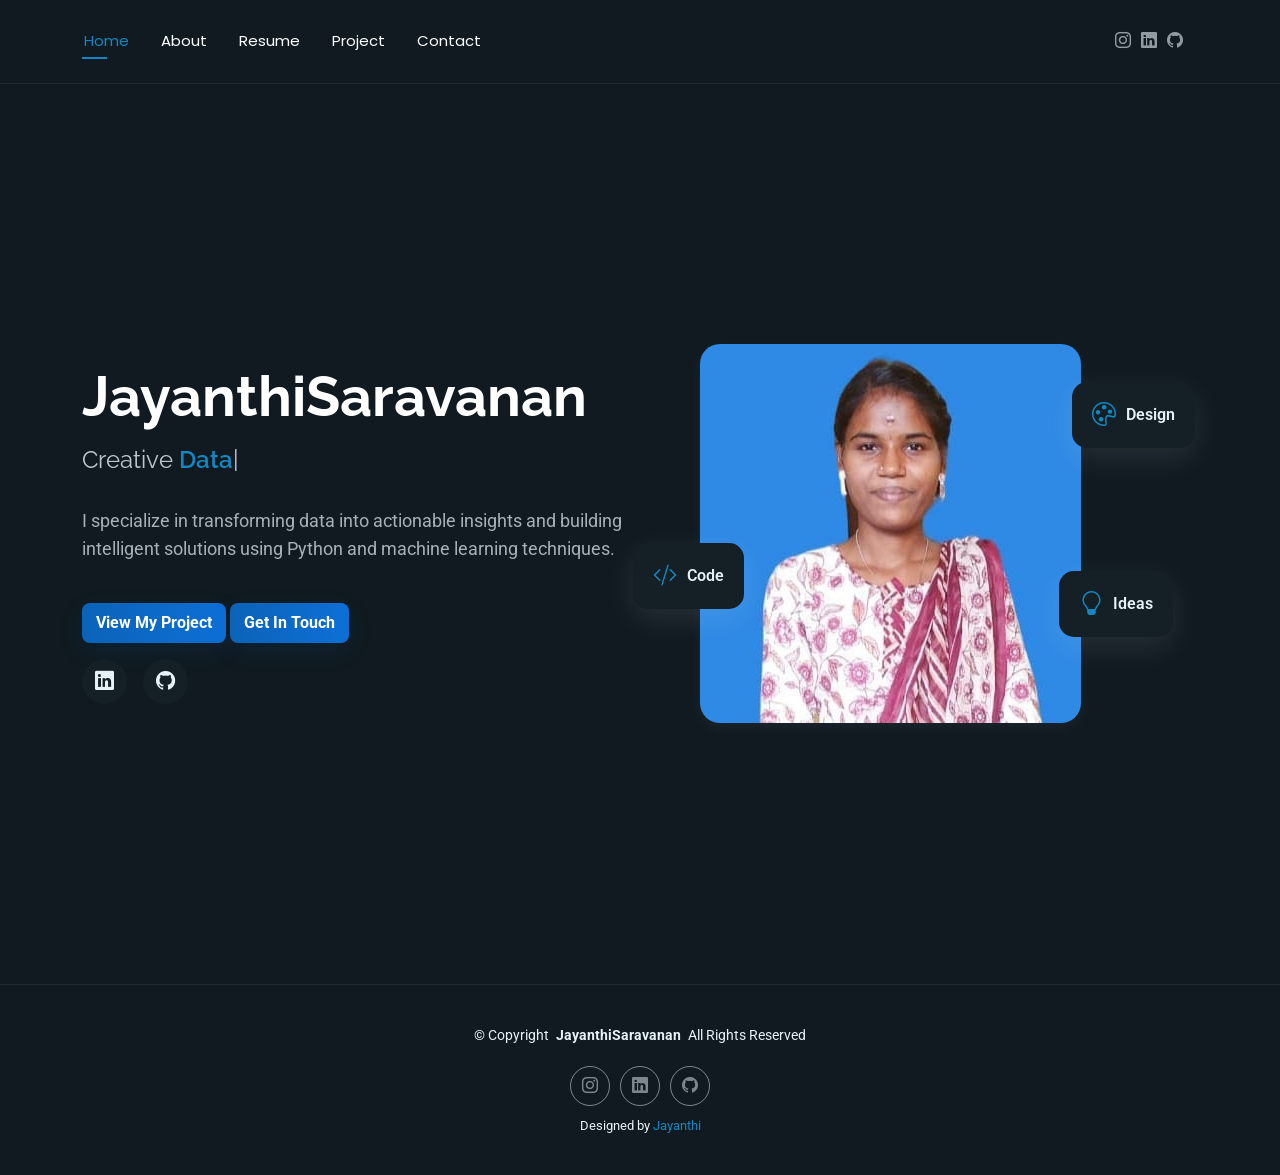
<file: index.html>
<!DOCTYPE html>
<html lang="en" data-theme="dark">

<head>
  <meta charset="utf-8">
  <meta content="width=device-width, initial-scale=1.0" name="viewport">
  <title>Jayanthi</title>
  <meta name="description" content="">
  <meta name="keywords" content="">

  <!-- Favicons -->
  <link href="assets/img/favicon.jpeg" rel="icon">
  <link href="assets/img/favicon.jpeg" rel="favicon-icon">

  <!-- Fonts -->
  <link href="https://fonts.googleapis.com" rel="preconnect">
  <link href="https://fonts.gstatic.com" rel="preconnect" crossorigin>
  <link href="https://fonts.googleapis.com/css2?family=Roboto:ital,wght@0,100;0,300;0,400;0,500;0,700;0,900;1,100;1,300;1,400;1,500;1,700;1,900&family=Poppins:ital,wght@0,100;0,200;0,300;0,400;0,500;0,600;0,700;0,800;0,900;1,100;1,200;1,300;1,400;1,500;1,600;1,700;1,800;1,900&family=Raleway:ital,wght@0,100;0,200;0,300;0,400;0,500;0,600;0,700;0,800;0,900;1,100;1,200;1,300;1,400;1,500;1,600;1,700;1,800;1,900&display=swap" rel="stylesheet">

  <!-- Vendor CSS Files -->
  <link href="assets/vendor/bootstrap/css/bootstrap.min.css" rel="stylesheet">
  <link href="assets/vendor/bootstrap-icons/bootstrap-icons.css" rel="stylesheet">
  <link href="assets/vendor/aos/aos.css" rel="stylesheet">
  <link href="assets/vendor/swiper/swiper-bundle.min.css" rel="stylesheet">
  <link href="assets/vendor/glightbox/css/glightbox.min.css" rel="stylesheet">

  <!-- Main CSS File -->
  <link href="assets/css/main.css" rel="stylesheet">
</head>
<body class="index-page">

  <header id="header" class="header d-flex align-items-center light-background sticky-top">
    <div class="container position-relative d-flex align-items-center justify-content-between">

      <!-- <a href="index.html" class="logo d-flex align-items-center me-auto me-xl-0">
      <img src="assets/img/logo.webp" alt="">
      <h1 class="sitename">FolioOne</h1> 
    </a> -->

      <nav id="navmenu" class="navmenu">
        <ul>
          <li><a href="index.html" class="active">Home</a></li>
          <li><a href="about.html">About</a></li>
          <li><a href="resume.html">Resume</a></li>
          <li><a href="portfolio.html">Project</a></li>
          <li><a href="contact.html">Contact</a></li>
        </ul>
        <i class="mobile-nav-toggle d-xl-none bi bi-list"></i>
      </nav>

      <div class="header-social-links">
        <a href="https://www.instagram.com/one_life_for_one_08?igsh=MThyejNpYzE5ZGdhOA==" class="instagram"><i class="bi bi-instagram"></i></a>
        <a href="https://www.linkedin.com/in/jayanthi-s123/" class="linkedin"><i class="bi bi-linkedin"></i></a>
        <a href="https://github.com/Jayanthi202"><i class="bi bi-github"></i></a>
      </div>

    </div>
  </header>

  <main class="main">

    <!-- Hero Section -->
    <section id="hero" class="hero section">
  <div class="container">
    <div class="row align-items-center">

      <!-- LEFT: CONTENT -->
      <div class="col-lg-6">
        <div class="hero-content">
          <h1>JayanthiSaravanan</h1>

          <h2>
            Creative
            <span class="typed"
              data-typed-items="Data Scientist, Python Developer, AI Enthusiast, ML Researcher">
            </span>
          </h2>

          <p>
            I specialize in transforming data into actionable insights and building
            intelligent solutions using Python and machine learning techniques.
          </p>

          <a href="portfolio.html" class="btn btn-primary">View My Project</a>
          <a href="contact.html" class="btn btn-primary">Get In Touch</a>

          <div class="social-links mt-3"> 
		   <a href="https://www.linkedin.com/in/jayanthi-s123/" class="linkedin"><i class="bi bi-linkedin"></i></a>
           <a href="https://github.com/Jayanthi202"><i class="bi bi-github"></i></a>
          </div>
        </div>
      </div>

      <!-- RIGHT: IMAGE -->
      <div class="col-lg-6 order-1 order-lg-2">
            <div class="hero-image" data-aos="zoom-in" data-aos-delay="300">
              <div class="image-wrapper">
                <img src="assets/img/profile/profile-img.jpeg" alt="Jayanthi " class="img-fluid">
                <div class="floating-elements">
                  <div class="floating-card design" data-aos="fade-left" data-aos-delay="700">
                    <i class="bi bi-palette"></i>
                    <span>Design</span>
                  </div>
                  <div class="floating-card code" data-aos="fade-right" data-aos-delay="800">
                    <i class="bi bi-code-slash"></i>
                    <span>Code</span>
                  </div>
                  <div class="floating-card creativity" data-aos="fade-up" data-aos-delay="900">
                    <i class="bi bi-lightbulb"></i>
                    <span>Ideas</span>
                  </div>
                </div>
              </div>
            </div>
          </div>
        </div>

      </div>
    </section><!-- /Hero Section -->

  </main>

  <footer id="footer" class="footer">

    <div class="container">
      <div class="copyright text-center ">
        <p>© <span>Copyright</span> <strong class="px-1 sitename">JayanthiSaravanan</strong> <span>All Rights Reserved<br></span></p>
      </div>
      <div class="social-links d-flex justify-content-center">
        <a href="https://www.instagram.com/one_life_for_one_08?igsh=MThyejNpYzE5ZGdhOA==" class="instagram"><i class="bi bi-instagram"></i></a>
        <a href="https://www.linkedin.com/in/jayanthi-s123/" class="linkedin"><i class="bi bi-linkedin"></i></a>
        <a href="https://github.com/Jayanthi202"><i class="bi bi-github"></i></a>
      </div>
      <div class="credits">
        Designed by <a href="https://bootstrapmade.com/">Jayanthi</a>
      </div>
    </div>

  </footer>

  <!-- Scroll Top -->
  <a href="#" id="scroll-top" class="scroll-top d-flex align-items-center justify-content-center"><i class="bi bi-arrow-up-short"></i></a>

  <!-- Preloader -->
  <div id="preloader"></div>

  <!-- Vendor JS Files -->
  <script src="assets/vendor/bootstrap/js/bootstrap.bundle.min.js"></script>
  <script src="assets/vendor/php-email-form/validate.js"></script>
  <script src="assets/vendor/aos/aos.js"></script>
  <script src="assets/vendor/typed.js/typed.umd.js"></script>
  <script src="assets/vendor/waypoints/noframework.waypoints.js"></script>
  <script src="assets/vendor/purecounter/purecounter_vanilla.js"></script>
  <script src="assets/vendor/swiper/swiper-bundle.min.js"></script>
  <script src="assets/vendor/imagesloaded/imagesloaded.pkgd.min.js"></script>
  <script src="assets/vendor/isotope-layout/isotope.pkgd.min.js"></script>
  <script src="assets/vendor/glightbox/js/glightbox.min.js"></script>

  <!-- Main JS File -->
  <script src="assets/js/main.js"></script>

</body>

</html>
</file>
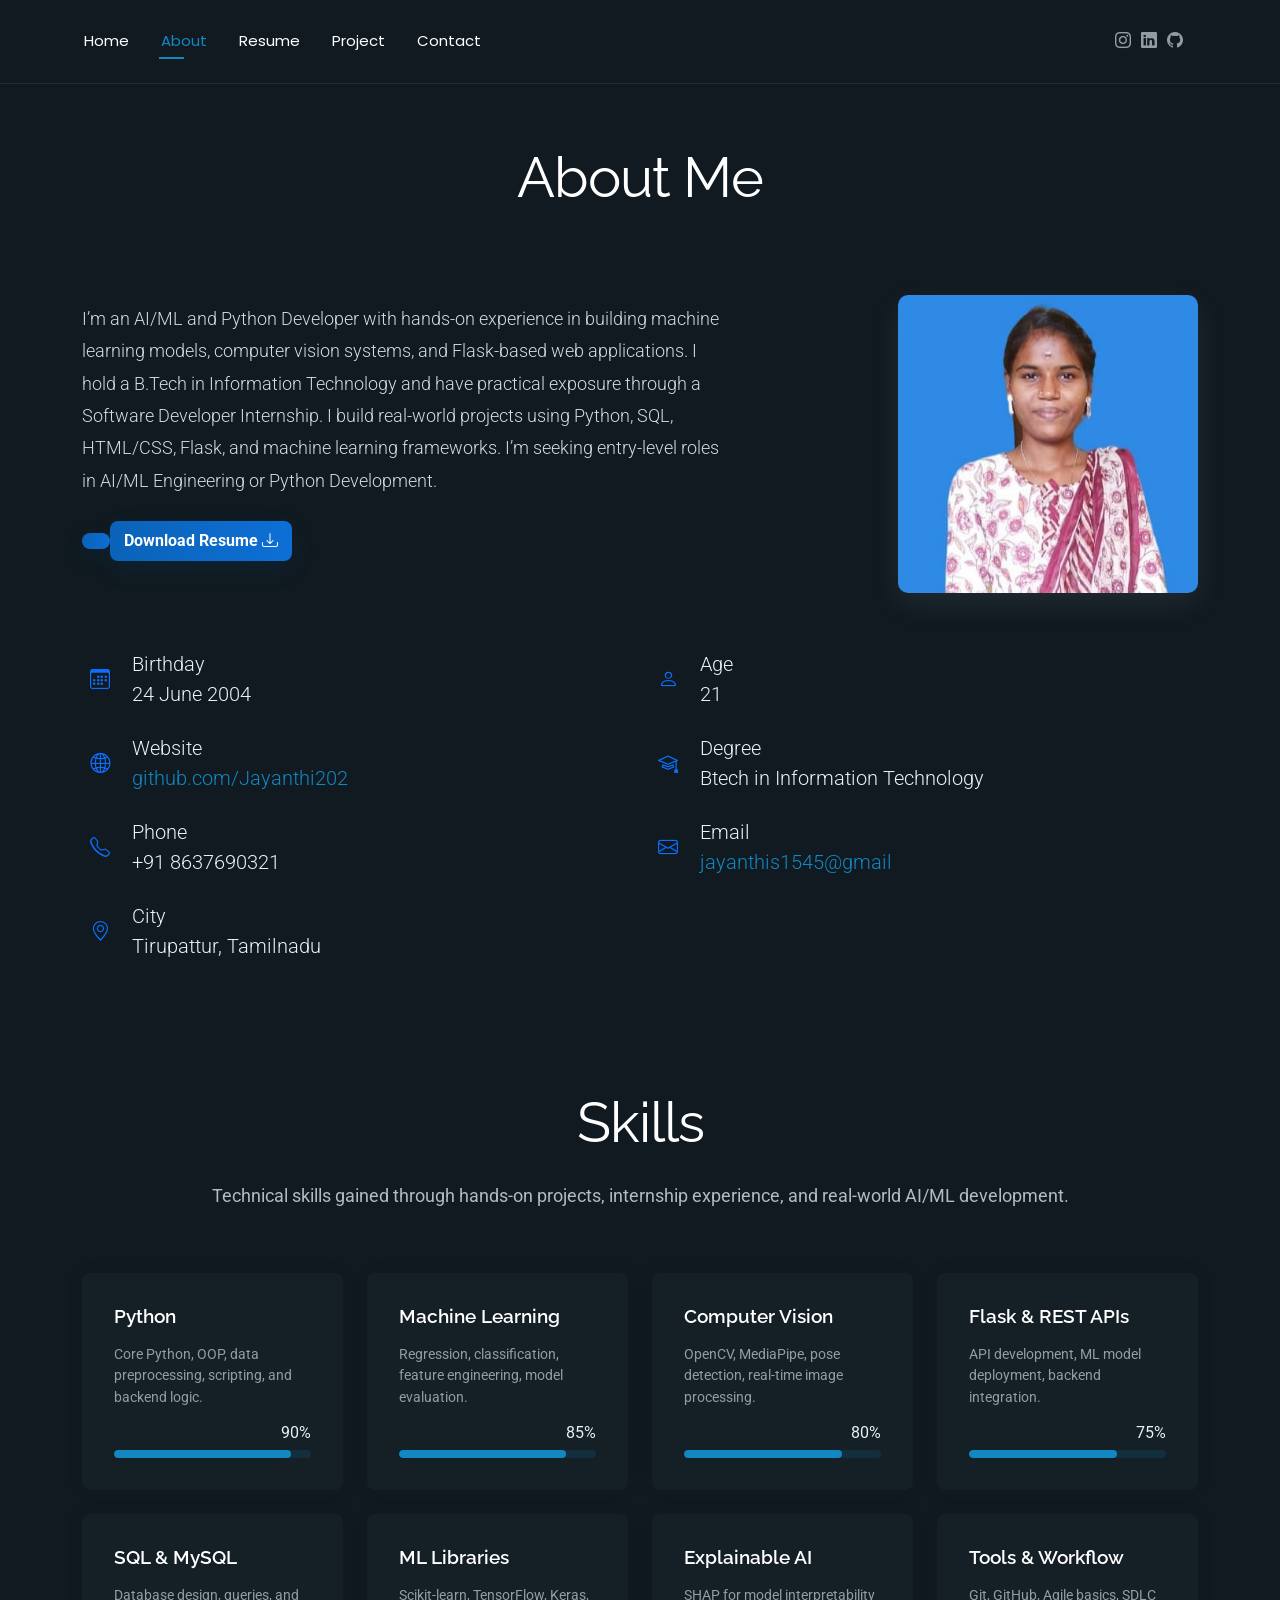
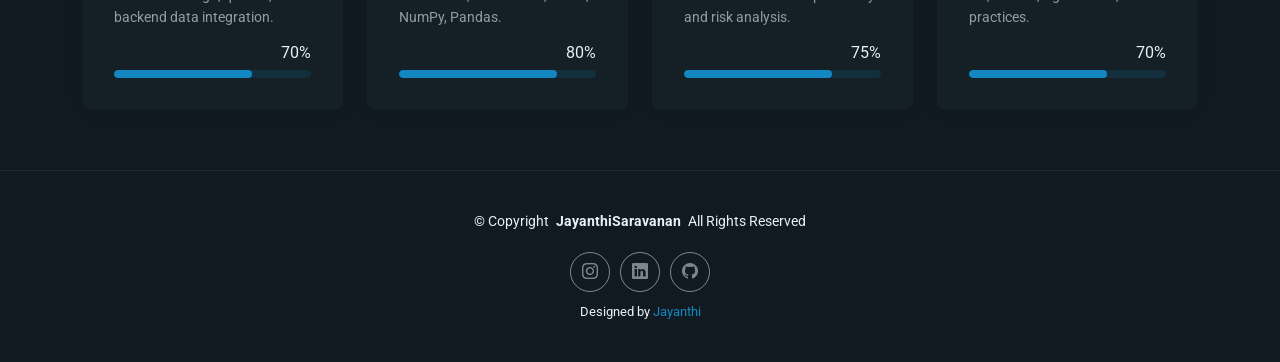
<file: about.html>
<!DOCTYPE html>
<html lang="en">

<head>
  <meta charset="utf-8">
  <meta content="width=device-width, initial-scale=1.0" name="viewport">
  <title>About</title>
  <meta name="description" content="">
  <meta name="keywords" content="">

  <!-- Favicons -->
  <link href="assets/img/favicon.jpeg" rel="icon">
  <link href="assets/img/favicon.jpeg" rel="apple-touch-icon">

  <!-- Fonts -->
  <link href="https://fonts.googleapis.com" rel="preconnect">
  <link href="https://fonts.gstatic.com" rel="preconnect" crossorigin>
  <link href="https://fonts.googleapis.com/css2?family=Roboto:ital,wght@0,100;0,300;0,400;0,500;0,700;0,900;1,100;1,300;1,400;1,500;1,700;1,900&family=Poppins:ital,wght@0,100;0,200;0,300;0,400;0,500;0,600;0,700;0,800;0,900;1,100;1,200;1,300;1,400;1,500;1,600;1,700;1,800;1,900&family=Raleway:ital,wght@0,100;0,200;0,300;0,400;0,500;0,600;0,700;0,800;0,900;1,100;1,200;1,300;1,400;1,500;1,600;1,700;1,800;1,900&display=swap" rel="stylesheet">

  <!-- Vendor CSS Files -->
  <link href="assets/vendor/bootstrap/css/bootstrap.min.css" rel="stylesheet">
  <link href="assets/vendor/bootstrap-icons/bootstrap-icons.css" rel="stylesheet">
  <link href="assets/vendor/aos/aos.css" rel="stylesheet">
  <link href="assets/vendor/swiper/swiper-bundle.min.css" rel="stylesheet">
  <link href="assets/vendor/glightbox/css/glightbox.min.css" rel="stylesheet">

  <!-- Main CSS File -->
  <link href="assets/css/main.css" rel="stylesheet">

</head>

<body class="about-page">

  <header id="header" class="header d-flex align-items-center light-background sticky-top">
    <div class="container position-relative d-flex align-items-center justify-content-between">

      <nav id="navmenu" class="navmenu">
        <ul>
          <li><a href="index.html">Home</a></li>
          <li><a href="about.html" class="active">About</a></li>
          <li><a href="resume.html">Resume</a></li>
          <li><a href="portfolio.html">Project</a></li>

          <li><a href="contact.html">Contact</a></li>
        </ul>
        <i class="mobile-nav-toggle d-xl-none bi bi-list"></i>
      </nav>

      <div class="header-social-links">
        <a href="https://www.instagram.com/one_life_for_one_08?igsh=MThyejNpYzE5ZGdhOA==" class="instagram"><i class="bi bi-instagram"></i></a>
        <a href="https://www.linkedin.com/in/jayanthi-s123/" class="linkedin"><i class="bi bi-linkedin"></i></a>
        <a href="https://github.com/Jayanthi202"><i class="bi bi-github"></i></a>
      </div>
    </div>
  </header>

  <main class="main">
<section id="about" class="about section">

      <!-- Section Title -->
      <div class="container section-title" data-aos="fade-up">
       <h2>About Me</h2>
      </div><!-- End Section Title -->

      <div class="container" data-aos="fade-up" data-aos-delay="100">

        <!-- Intro + Photo -->
        <div class="row align-items-center justify-content-between gy-5 mb-5">
          <div class="col-lg-7" data-aos="fade-right" data-aos-delay="150">
            <div class="intro-content">
             <p class="lead">I’m an AI/ML and Python Developer with hands-on experience in building machine learning models, computer vision systems, and Flask-based web applications. I hold a B.Tech in Information Technology and have practical exposure through a Software Developer Internship. I build real-world projects using Python, SQL, HTML/CSS, Flask, and machine learning frameworks. I’m seeking entry-level roles in AI/ML Engineering or Python Development.
           </p>
              <div class="lead">
                <a href="assets/JAYANTHI-AI-2025.pdf" class="btn btn-primary">
                <a href="assets/JAYANTHI-S-WEB.pdf" class="btn btn-primary">
                  Download Resume <i class="bi bi-download"></i>
                </a>
              </div>
            </div>
          </div>

          <div class="col-lg-5" data-aos="zoom-in" data-aos-delay="250">
            <figure class="profile-figure text-center text-lg-end">
              <img src="assets/img/profile/profile-img.jpeg" alt="Portrait of Alex" class="img-fluid profile-photo">
            </figure>
          </div>
        </div>

        <div class="info-grid">

          <div class="info-col">
            <div class="info-item">
              <span class="info-icon"><i class="bi bi-calendar3"></i></span>
              <div class="info-text">
                <div class="lead">Birthday</div>
                <div class="lead">24 June 2004</div>
              </div>
            </div>

            <div class="info-item">
              <span class="info-icon"><i class="bi bi-globe2"></i></span>
              <div class="info-text">
                <div class="lead">Website</div>
                <div class="lead"><a href="https://github.com/Jayanthi202" target="_blank" rel="noopener">github.com/Jayanthi202</a></div>
              </div>
            </div>

            <div class="info-item">
              <span class="info-icon"><i class="bi bi-telephone"></i></span>
              <div class="info-text">
                <div class="lead">Phone</div>
                <div class="lead">+91 8637690321</div>
              </div>
            </div>

            <div class="info-item">
              <span class="info-icon"><i class="bi bi-geo-alt"></i></span>
              <div class="info-text">
                <div class="lead">City</div>
                <div class="lead">Tirupattur, Tamilnadu</div>
              </div>
            </div>
          </div>

          <div class="info-col">
            <div class="info-item">
              <span class="info-icon"><i class="bi bi-person"></i></span>
              <div class="info-text">
                <div class="lead">Age</div>
                <div class="lead">21</div>
              </div>
            </div>

            <div class="info-item">
              <span class="info-icon"><i class="bi bi-mortarboard"></i></span>
              <div class="info-text">
                <div class="lead">Degree</div>
                <div class="lead">Btech in Information Technology</div>
              </div>
            </div>

            <div class="info-item">
              <span class="info-icon"><i class="bi bi-envelope"></i></span>
              <div class="info-text">
                <div class="lead">Email</div>
                <div class="lead"><a href="mailto:jayanthis1545@gmail.com">jayanthis1545@gmail</a></div>
              </div>
            </div>
</section><!-- /About Section -->

  <!-- Skills Section -->
<section id="skills" class="skills section">

  <!-- Section Title -->
  <div class="container section-title" data-aos="fade-up">
    <h2>Skills</h2>
    <p>
      Technical skills gained through hands-on projects, internship experience,
      and real-world AI/ML development.
    </p>
  </div>
  <!-- End Section Title -->

  <div class="container" data-aos="fade-up" data-aos-delay="100">
    <div class="row g-4 skills-animation">

      <!-- Python -->
      <div class="col-md-6 col-lg-3" data-aos="fade-up" data-aos-delay="100">
        <div class="skill-box">
          <h3>Python</h3>
          <p>Core Python, OOP, data preprocessing, scripting, and backend logic.</p>
          <span class="text-end d-block">90%</span>
          <div class="progress">
            <div class="progress-bar" role="progressbar"
              aria-valuenow="90" aria-valuemin="0" aria-valuemax="100"></div>
          </div>
        </div>
      </div>

      <!-- Machine Learning -->
      <div class="col-md-6 col-lg-3" data-aos="fade-up" data-aos-delay="200">
        <div class="skill-box">
          <h3>Machine Learning</h3>
          <p>Regression, classification, feature engineering, model evaluation.</p>
          <span class="text-end d-block">85%</span>
          <div class="progress">
            <div class="progress-bar" role="progressbar"
              aria-valuenow="85" aria-valuemin="0" aria-valuemax="100"></div>
          </div>
        </div>
      </div>

      <!-- Computer Vision -->
      <div class="col-md-6 col-lg-3" data-aos="fade-up" data-aos-delay="300">
        <div class="skill-box">
          <h3>Computer Vision</h3>
          <p>OpenCV, MediaPipe, pose detection, real-time image processing.</p>
          <span class="text-end d-block">80%</span>
          <div class="progress">
            <div class="progress-bar" role="progressbar"
              aria-valuenow="80" aria-valuemin="0" aria-valuemax="100"></div>
          </div>
        </div>
      </div>

      <!-- Flask & APIs -->
      <div class="col-md-6 col-lg-3" data-aos="fade-up" data-aos-delay="400">
        <div class="skill-box">
          <h3>Flask & REST APIs</h3>
          <p>API development, ML model deployment, backend integration.</p>
          <span class="text-end d-block">75%</span>
          <div class="progress">
            <div class="progress-bar" role="progressbar"
              aria-valuenow="75" aria-valuemin="0" aria-valuemax="100"></div>
          </div>
        </div>
      </div>

      <!-- SQL & Database -->
      <div class="col-md-6 col-lg-3" data-aos="fade-up" data-aos-delay="500">
        <div class="skill-box">
          <h3>SQL & MySQL</h3>
          <p>Database design, queries, and backend data integration.</p>
          <span class="text-end d-block">70%</span>
          <div class="progress">
            <div class="progress-bar" role="progressbar"
              aria-valuenow="70" aria-valuemin="0" aria-valuemax="100"></div>
          </div>
        </div>
      </div>

      <!-- ML Libraries -->
      <div class="col-md-6 col-lg-3" data-aos="fade-up" data-aos-delay="600">
        <div class="skill-box">
          <h3>ML Libraries</h3>
          <p>Scikit-learn, TensorFlow, Keras, NumPy, Pandas.</p>
          <span class="text-end d-block">80%</span>
          <div class="progress">
            <div class="progress-bar" role="progressbar"
              aria-valuenow="80" aria-valuemin="0" aria-valuemax="100"></div>
          </div>
        </div>
      </div>

      <!-- Explainable AI -->
      <div class="col-md-6 col-lg-3" data-aos="fade-up" data-aos-delay="700">
        <div class="skill-box">
          <h3>Explainable AI</h3>
          <p>SHAP for model interpretability and risk analysis.</p>
          <span class="text-end d-block">75%</span>
          <div class="progress">
            <div class="progress-bar" role="progressbar"
              aria-valuenow="75" aria-valuemin="0" aria-valuemax="100"></div>
          </div>
        </div>
      </div>

      <!-- Tools -->
      <div class="col-md-6 col-lg-3" data-aos="fade-up" data-aos-delay="800">
        <div class="skill-box">
          <h3>Tools & Workflow</h3>
          <p>Git, GitHub, Agile basics, SDLC practices.</p>
          <span class="text-end d-block">70%</span>
          <div class="progress">
            <div class="progress-bar" role="progressbar"
              aria-valuenow="70" aria-valuemin="0" aria-valuemax="100"></div>
          </div>
        </div>
      </div>

    </div>
  </div>

</section>
<!-- /Skills Section -->

  </main>

  <footer id="footer" class="footer">

    <div class="container">
      <div class="copyright text-center ">
        <p>© <span>Copyright</span> <strong class="px-1 sitename">JayanthiSaravanan</strong> <span>All Rights Reserved<br></span></p>
      </div>
      <div class="social-links d-flex justify-content-center">
        <a href="https://www.instagram.com/one_life_for_one_08?igsh=MThyejNpYzE5ZGdhOA==" class="instagram"><i class="bi bi-instagram"></i></a>
        <a href="https://www.linkedin.com/in/jayanthi-s123/" class="linkedin"><i class="bi bi-linkedin"></i></a>
        <a href="https://github.com/Jayanthi202"><i class="bi bi-github"></i></a>
      </div>
      <div class="credits">
        Designed by <a href="https://bootstrapmade.com/">Jayanthi</a>
      </div>
    </div>

  </footer>

  <!-- Scroll Top -->
  <a href="#" id="scroll-top" class="scroll-top d-flex align-items-center justify-content-center"><i class="bi bi-arrow-up-short"></i></a>

  <!-- Preloader -->
  <div id="preloader"></div>

  <!-- Vendor JS Files -->
  <script src="assets/vendor/bootstrap/js/bootstrap.bundle.min.js"></script>
  <script src="assets/vendor/php-email-form/validate.js"></script>
  <script src="assets/vendor/aos/aos.js"></script>
  <script src="assets/vendor/typed.js/typed.umd.js"></script>
  <script src="assets/vendor/waypoints/noframework.waypoints.js"></script>
  <script src="assets/vendor/purecounter/purecounter_vanilla.js"></script>
  <script src="assets/vendor/swiper/swiper-bundle.min.js"></script>
  <script src="assets/vendor/imagesloaded/imagesloaded.pkgd.min.js"></script>
  <script src="assets/vendor/isotope-layout/isotope.pkgd.min.js"></script>
  <script src="assets/vendor/glightbox/js/glightbox.min.js"></script>

  <!-- Main JS File -->
  <script src="assets/js/main.js"></script>
</body>

</html>
</file>
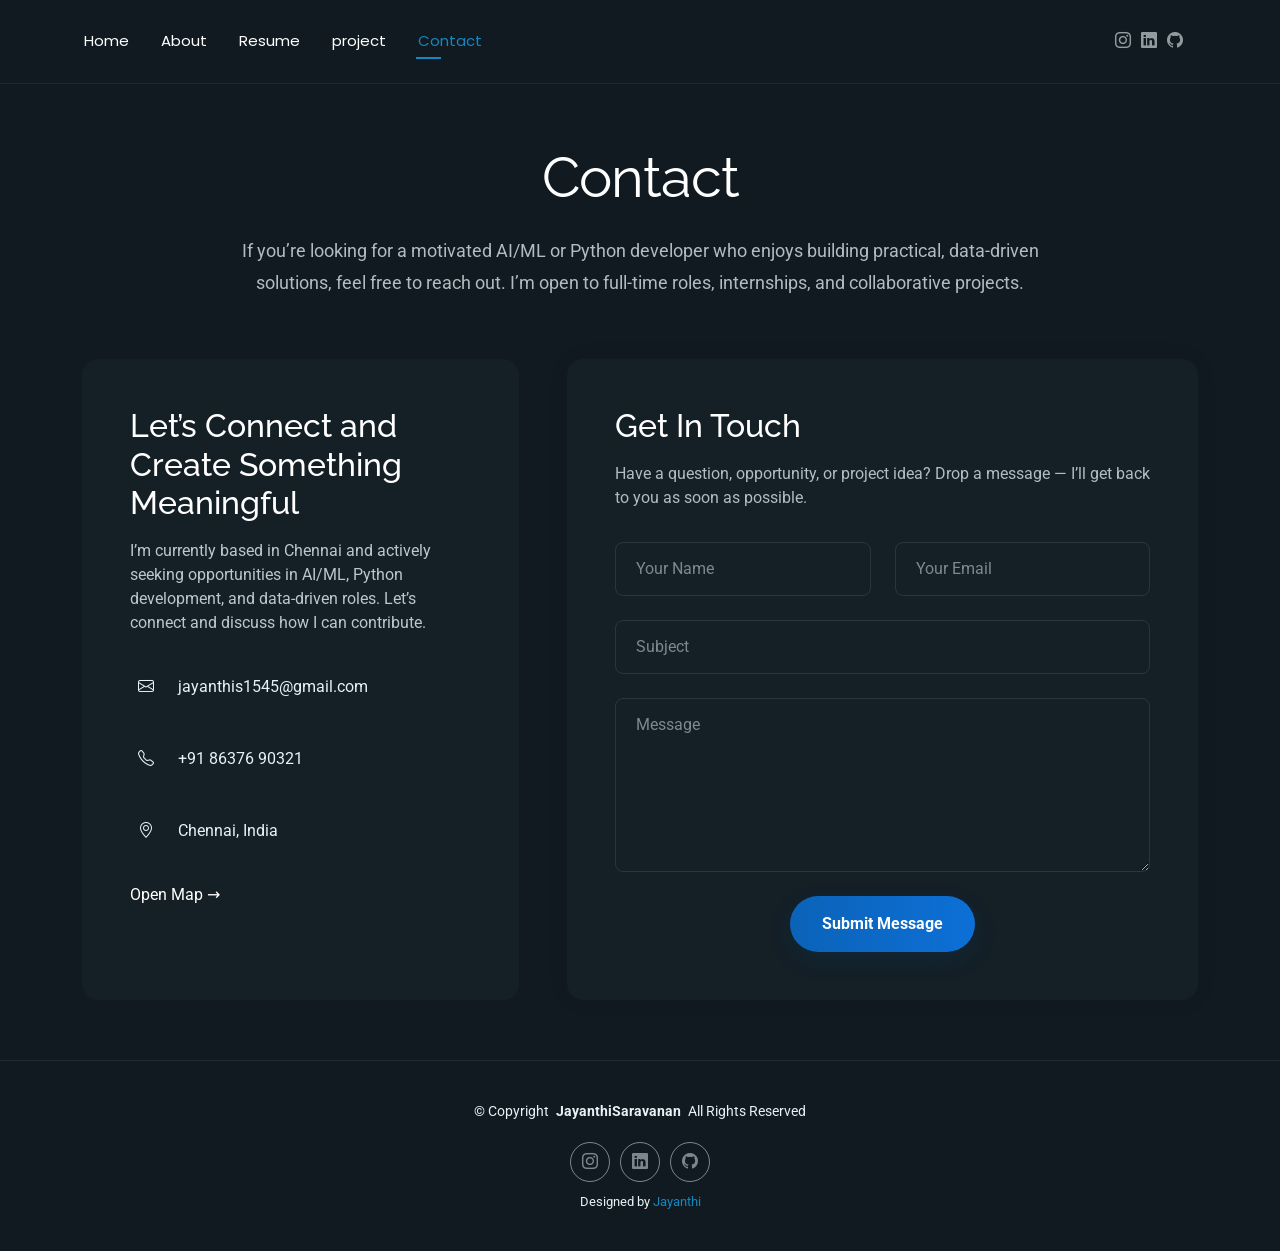
<file: contact.html>
<!DOCTYPE html>
<html lang="en">

<head>
  <meta charset="utf-8">
  <meta content="width=device-width, initial-scale=1.0" name="viewport">
  <title>Contact</title>
  <meta name="description" content="">
  <meta name="keywords" content="">

  <!-- Favicons -->
  <link href="assets/img/favicon.jpeg" rel="icon">
  <link href="assets/img/favicon.jpeg" rel="apple-touch-icon">

  <!-- Fonts -->
  <link href="https://fonts.googleapis.com" rel="preconnect">
  <link href="https://fonts.gstatic.com" rel="preconnect" crossorigin>
  <link href="https://fonts.googleapis.com/css2?family=Roboto:ital,wght@0,100;0,300;0,400;0,500;0,700;0,900;1,100;1,300;1,400;1,500;1,700;1,900&family=Poppins:ital,wght@0,100;0,200;0,300;0,400;0,500;0,600;0,700;0,800;0,900;1,100;1,200;1,300;1,400;1,500;1,600;1,700;1,800;1,900&family=Raleway:ital,wght@0,100;0,200;0,300;0,400;0,500;0,600;0,700;0,800;0,900;1,100;1,200;1,300;1,400;1,500;1,600;1,700;1,800;1,900&display=swap" rel="stylesheet">

  <!-- Vendor CSS Files -->
  <link href="assets/vendor/bootstrap/css/bootstrap.min.css" rel="stylesheet">
  <link href="assets/vendor/bootstrap-icons/bootstrap-icons.css" rel="stylesheet">
  <link href="assets/vendor/aos/aos.css" rel="stylesheet">
  <link href="assets/vendor/swiper/swiper-bundle.min.css" rel="stylesheet">
  <link href="assets/vendor/glightbox/css/glightbox.min.css" rel="stylesheet">

  <!-- Main CSS File -->
  <link href="assets/css/main.css" rel="stylesheet">
</head>

<body class="contact-page">

  <header id="header" class="header d-flex align-items-center light-background sticky-top">
    <div class="container position-relative d-flex align-items-center justify-content-between">
      <nav id="navmenu" class="navmenu">
        <ul>
          <li><a href="index.html">Home</a></li>
          <li><a href="about.html">About</a></li>
          <li><a href="resume.html">Resume</a></li>
          <li><a href="portfolio.html">project</a></li>
          <li><a href="contact.html" class="active">Contact</a></li>
        </ul>
        <i class="mobile-nav-toggle d-xl-none bi bi-list"></i>
      </nav>

      <div class="header-social-links">
        <a href="https://www.instagram.com/one_life_for_one_08?igsh=MThyejNpYzE5ZGdhOA==" class="instagram"><i class="bi bi-instagram"></i></a>
        <a href="https://www.linkedin.com/in/jayanthi-s123/" class="linkedin"><i class="bi bi-linkedin"></i></a>
        <a href="https://github.com/Jayanthi202"><i class="bi bi-github"></i></a>
      </div>

    </div>
  </header>

  <main class="main">

   <!-- Contact Section -->
<section id="contact" class="contact section">

  <!-- Section Title -->
  <div class="container section-title" data-aos="fade-up">
    <h2>Contact</h2>
    <p>
      If you’re looking for a motivated AI/ML or Python developer who enjoys building
      practical, data-driven solutions, feel free to reach out. I’m open to full-time
      roles, internships, and collaborative projects.
    </p>
  </div>
  <!-- End Section Title -->

  <div class="container" data-aos="fade-up" data-aos-delay="100">

    <div class="row g-5 align-items-stretch">

      <!-- LEFT SIDE : INFO -->
      <div class="col-lg-5">
        <div class="info-box h-100" data-aos="fade-up" data-aos-delay="200">

          <h3>Let’s Connect and Create Something Meaningful</h3>
          <p>
            I’m currently based in Chennai and actively seeking opportunities in
            AI/ML, Python development, and data-driven roles. Let’s connect and
            discuss how I can contribute.
          </p>

          <div class="info-item d-flex align-items-center">
            <i class="bi bi-envelope"></i>
            <span>jayanthis1545@gmail.com</span>
          </div>

          <div class="info-item d-flex align-items-center">
            <i class="bi bi-telephone"></i>
            <span>+91 86376 90321</span>
          </div>

          <div class="info-item d-flex align-items-center">
            <i class="bi bi-geo-alt"></i>
            <span>Chennai, India</span>
          </div>

          <a href="https://maps.google.com/?q=Chennai,India" target="_blank" class="open-map">
            Open Map →
          </a>

        </div>
      </div>
      <!-- END LEFT -->

      <!-- RIGHT SIDE : FORM -->
      <div class="col-lg-7">
        <div class="contact-form h-100" data-aos="fade-up" data-aos-delay="300">

          <h3>Get In Touch</h3>
          <p>
            Have a question, opportunity, or project idea?  
            Drop a message — I’ll get back to you as soon as possible.
          </p>

          <form action="forms/contact.php" method="post" class="php-email-form">

            <div class="row gy-4">

              <div class="col-md-6">
                <input type="text" name="name" class="form-control" placeholder="Your Name" required>
              </div>

              <div class="col-md-6">
                <input type="email" name="email" class="form-control" placeholder="Your Email" required>
              </div>

              <div class="col-12">
                <input type="text" name="subject" class="form-control" placeholder="Subject" required>
              </div>

              <div class="col-12">
                <textarea name="message" rows="6" class="form-control" placeholder="Message" required></textarea>
              </div>

              <div class="col-12 text-center">
                <div class="loading">Loading</div>
                <div class="error-message"></div>
                <div class="sent-message">
                  Your message has been sent. Thank you!
                </div>

                <button type="submit" class="btn btn-primary">
                  Submit Message
                </button>
              </div>

            </div>

          </form>

        </div>
      </div>
      <!-- END RIGHT -->

    </div>
  </div>

</section>
<!-- End Contact Section -->


  </main>

  <footer id="footer" class="footer">

    <div class="container">
      <div class="copyright text-center ">
        <p>© <span>Copyright</span> <strong class="px-1 sitename">JayanthiSaravanan</strong> <span>All Rights Reserved<br></span></p>
      </div>
      <div class="social-links d-flex justify-content-center">
        <a href="https://www.instagram.com/one_life_for_one_08?igsh=MThyejNpYzE5ZGdhOA==" class="instagram"><i class="bi bi-instagram"></i></a>
        <a href="https://www.linkedin.com/in/jayanthi-s123/" class="linkedin"><i class="bi bi-linkedin"></i></a>
        <a href="https://github.com/Jayanthi202"><i class="bi bi-github"></i></a>
      </div>
      <div class="credits">
        Designed by <a href="https://bootstrapmade.com/">Jayanthi</a>
      </div>
    </div>

  </footer>

  <!-- Scroll Top -->
  <a href="#" id="scroll-top" class="scroll-top d-flex align-items-center justify-content-center"><i class="bi bi-arrow-up-short"></i></a>

  <!-- Preloader -->
  <div id="preloader"></div>

  <!-- Vendor JS Files -->
  <script src="assets/vendor/bootstrap/js/bootstrap.bundle.min.js"></script>
  <script src="assets/vendor/php-email-form/validate.js"></script>
  <script src="assets/vendor/aos/aos.js"></script>
  <script src="assets/vendor/typed.js/typed.umd.js"></script>
  <script src="assets/vendor/waypoints/noframework.waypoints.js"></script>
  <script src="assets/vendor/purecounter/purecounter_vanilla.js"></script>
  <script src="assets/vendor/swiper/swiper-bundle.min.js"></script>
  <script src="assets/vendor/imagesloaded/imagesloaded.pkgd.min.js"></script>
  <script src="assets/vendor/isotope-layout/isotope.pkgd.min.js"></script>
  <script src="assets/vendor/glightbox/js/glightbox.min.js"></script>

  <!-- Main JS File -->
  <script src="assets/js/main.js"></script>

</body>

</html>
</file>
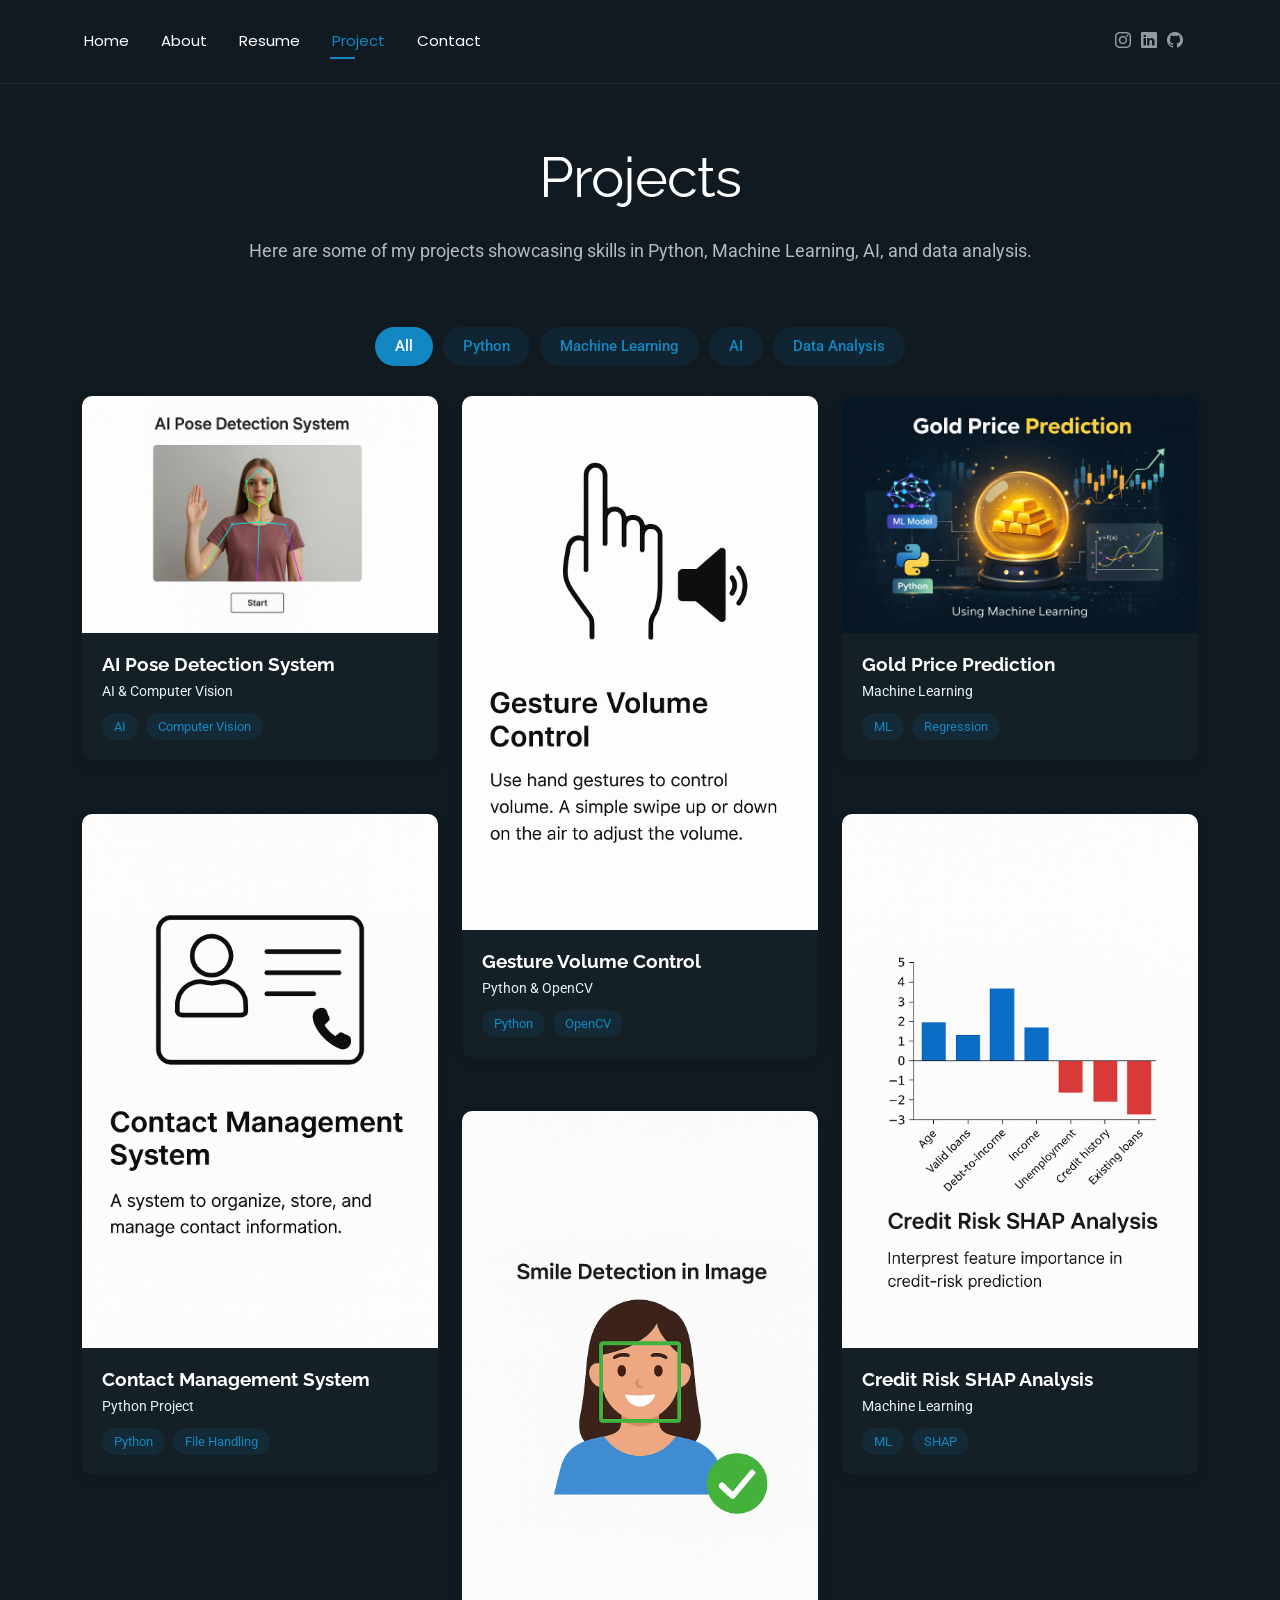
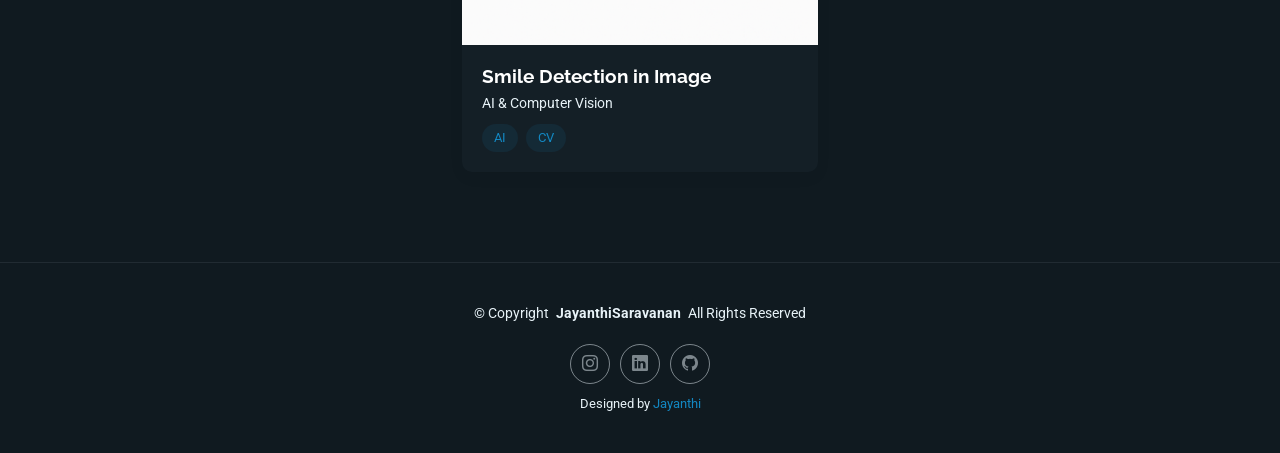
<file: portfolio.html>
<!DOCTYPE html>
<html lang="en">

<head>
  <meta charset="utf-8">
  <meta content="width=device-width, initial-scale=1.0" name="viewport">
  <title>Project</title>
  <meta name="description" content="">
  <meta name="keywords" content="">

  <!-- Favicons -->
  <link href="assets/img/favicon.jpeg" rel="icon">
  <link href="assets/img/favicon.jpeg" rel="apple-touch-icon">

  <!-- Fonts -->
  <link href="https://fonts.googleapis.com" rel="preconnect">
  <link href="https://fonts.gstatic.com" rel="preconnect" crossorigin>
  <link href="https://fonts.googleapis.com/css2?family=Roboto:ital,wght@0,100;0,300;0,400;0,500;0,700;0,900;1,100;1,300;1,400;1,500;1,700;1,900&family=Poppins:ital,wght@0,100;0,200;0,300;0,400;0,500;0,600;0,700;0,800;0,900;1,100;1,200;1,300;1,400;1,500;1,600;1,700;1,800;1,900&family=Raleway:ital,wght@0,100;0,200;0,300;0,400;0,500;0,600;0,700;0,800;0,900;1,100;1,200;1,300;1,400;1,500;1,600;1,700;1,800;1,900&display=swap" rel="stylesheet">

  <!-- Vendor CSS Files -->
  <link href="assets/vendor/bootstrap/css/bootstrap.min.css" rel="stylesheet">
  <link href="assets/vendor/bootstrap-icons/bootstrap-icons.css" rel="stylesheet">
  <link href="assets/vendor/aos/aos.css" rel="stylesheet">
  <link href="assets/vendor/swiper/swiper-bundle.min.css" rel="stylesheet">
  <link href="assets/vendor/glightbox/css/glightbox.min.css" rel="stylesheet">

  <!-- Main CSS File -->
  <link href="assets/css/main.css" rel="stylesheet">
</head>

<body class="portfolio-page">

  <header id="header" class="header d-flex align-items-center light-background sticky-top">
    <div class="container position-relative d-flex align-items-center justify-content-between">

      <!-- <a href="index.html" class="logo d-flex align-items-center me-auto me-xl-0">
      <img src="assets/img/logo.webp" alt="">
      <h1 class="sitename">FolioOne</h1> 
    </a> -->

      <nav id="navmenu" class="navmenu">
        <ul>
          <li><a href="index.html">Home</a></li>
          <li><a href="about.html">About</a></li>
          <li><a href="resume.html">Resume</a></li>
          <li><a href="portfolio.html" class="active">Project</a></li>
          <li><a href="contact.html">Contact</a></li>
        </ul>
        <i class="mobile-nav-toggle d-xl-none bi bi-list"></i>
      </nav>

      <div class="header-social-links">
        <a href="https://www.instagram.com/one_life_for_one_08?igsh=MThyejNpYzE5ZGdhOA==" class="instagram"><i class="bi bi-instagram"></i></a>
        <a href="https://www.linkedin.com/in/jayanthi-s123/" class="linkedin"><i class="bi bi-linkedin"></i></a>
        <a href="https://github.com/Jayanthi202"><i class="bi bi-github"></i></a>
      </div>
    </div>
  </header>
  <main class="main">
    <!-- Portfolio Section -->
   <section id="portfolio" class="portfolio section">
  <!-- Section Title -->
  <div class="container section-title" data-aos="fade-up">
    <h2>Projects</h2>
    <p>Here are some of my projects showcasing skills in Python, Machine Learning, AI, and data analysis.</p>
  </div>

  <div class="container" data-aos="fade-up" data-aos-delay="100">
    <div class="isotope-layout" data-default-filter="*" data-layout="masonry" data-sort="original-order">
      <ul class="portfolio-filters isotope-filters" data-aos="fade-up" data-aos-delay="200">
        <li data-filter="*" class="filter-active">All</li>
        <li data-filter=".filter-python">Python</li>
        <li data-filter=".filter-ml">Machine Learning</li>
        <li data-filter=".filter-ai">AI</li>
        <li data-filter=".filter-data">Data Analysis</li>
      </ul>

      <div class="row gy-4 isotope-container" data-aos="fade-up" data-aos-delay="300">

        <!-- AI Pose Detection System -->
        <div class="col-lg-4 col-md-6 portfolio-item isotope-item filter-ai">
          <div class="portfolio-card">
            <div class="portfolio-img">
              <img src="assets/img/project/p-1.png" alt="AI Pose Detection System" class="img-fluid">
              <div class="portfolio-overlay">
                <a href="assets/img/project/p-1.png" class="glightbox portfolio-lightbox"><i class="bi bi-plus"></i></a>
                <a href="https://github.com/Jayanthi202/AI-pose-detection-System" class="portfolio-details-link"><i class="bi bi-link"></i></a>
              </div>
            </div>
            <div class="portfolio-info">
              <h4>AI Pose Detection System</h4>
              <p>AI & Computer Vision</p>
              <div class="portfolio-tags">
                <span>AI</span>
                <span>Computer Vision</span>
              </div>
            </div>
          </div>
        </div>

        <!-- Gesture Volume Control -->
        <div class="col-lg-4 col-md-6 portfolio-item isotope-item filter-python">
          <div class="portfolio-card">
            <div class="portfolio-img">
              <img src="assets/img/project/p-2.png" alt="Gesture Volume Control" class="img-fluid">
              <div class="portfolio-overlay">
                <a href="assets/img/project/p-2.png" class="glightbox portfolio-lightbox"><i class="bi bi-plus"></i></a>
                <a href="https://github.com/Jayanthi202/Gesture-Volume-Control-Using-OpenCV-and-medipipe" class="portfolio-details-link"><i class="bi bi-link"></i></a>
              </div>
            </div>
            <div class="portfolio-info">
              <h4>Gesture Volume Control</h4>
              <p>Python & OpenCV</p>
              <div class="portfolio-tags">
                <span>Python</span>
                <span>OpenCV</span>
              </div>
            </div>
          </div>
        </div>

        <!-- Gold Price Prediction -->
        <div class="col-lg-4 col-md-6 portfolio-item isotope-item filter-ml">
          <div class="portfolio-card">
            <div class="portfolio-img">
              <img src="assets/img/project/p-3.png" alt="Gold Price Prediction" class="img-fluid">
              <div class="portfolio-overlay">
                <a href="assets/img/project/p-3.png" class="glightbox portfolio-lightbox"><i class="bi bi-plus"></i></a>
                <a href="https://github.com/Jayanthi202/Gold_price_prediction" class="portfolio-details-link"><i class="bi bi-link"></i></a>
              </div>
            </div>
            <div class="portfolio-info">
              <h4>Gold Price Prediction</h4>
              <p>Machine Learning</p>
              <div class="portfolio-tags">
                <span>ML</span>
                <span>Regression</span>
              </div>
            </div>
          </div>
        </div>

        <!-- Contact Management System -->
        <div class="col-lg-4 col-md-6 portfolio-item isotope-item filter-python">
          <div class="portfolio-card">
            <div class="portfolio-img">
              <img src="assets/img/project/p-4.png" alt="Contact Management System" class="img-fluid">
              <div class="portfolio-overlay">
                <a href="assets/img/project/p-4.png" class="glightbox portfolio-lightbox"><i class="bi bi-plus"></i></a>
                <a href="https://github.com/Jayanthi202/Contact-Management-System-Using-python" class="portfolio-details-link"><i class="bi bi-link"></i></a>
              </div>
            </div>
            <div class="portfolio-info">
              <h4>Contact Management System</h4>
              <p>Python Project</p>
              <div class="portfolio-tags">
                <span>Python</span>
                <span>File Handling</span>
              </div>
            </div>
          </div>
        </div>

        <!-- Credit Risk SHAP Analysis -->
        <div class="col-lg-4 col-md-6 portfolio-item isotope-item filter-ml">
          <div class="portfolio-card">
            <div class="portfolio-img">
              <img src="assets/img/project/p-5.png" alt="Credit Risk SHAP Analysis" class="img-fluid">
              <div class="portfolio-overlay">
                <a href="assets/img/project/p-5.png" class="glightbox portfolio-lightbox"><i class="bi bi-plus"></i></a>
                <a href="https://github.com/Jayanthi202/credit_risk_shap_analysis" class="portfolio-details-link"><i class="bi bi-link"></i></a>
              </div>
            </div>
            <div class="portfolio-info">
              <h4>Credit Risk SHAP Analysis</h4>
              <p>Machine Learning</p>
              <div class="portfolio-tags">
                <span>ML</span>
                <span>SHAP</span>
              </div>
            </div>
          </div>
        </div>

        <!-- Smile Detection in Image -->
        <div class="col-lg-4 col-md-6 portfolio-item isotope-item filter-ai">
          <div class="portfolio-card">
            <div class="portfolio-img">
              <img src="assets/img/project/p-6.png" alt="Smile Detection in Image" class="img-fluid">
              <div class="portfolio-overlay">
                <a href="assets/img/project/p-6.png" class="glightbox portfolio-lightbox"><i class="bi bi-plus"></i></a>
                <a href="https://github.com/Jayanthi202/Smile_detection_in-_image" class="portfolio-details-link"><i class="bi bi-link"></i></a>
              </div>
            </div>
            <div class="portfolio-info">
              <h4>Smile Detection in Image</h4>
              <p>AI & Computer Vision</p>
              <div class="portfolio-tags">
                <span>AI</span>
                <span>CV</span>
              </div>
            </div>
          </div>
        </div>

      </div>
    </div>
  </div>
    </section><!-- /Portfolio Section -->

  </main>

  <footer id="footer" class="footer">

    <div class="container">
      <div class="copyright text-center ">
        <p>© <span>Copyright</span> <strong class="px-1 sitename">JayanthiSaravanan</strong> <span>All Rights Reserved<br></span></p>
      </div>
      <div class="social-links d-flex justify-content-center">
        <a href="https://www.instagram.com/one_life_for_one_08?igsh=MThyejNpYzE5ZGdhOA==" class="instagram"><i class="bi bi-instagram"></i></a>
        <a href="https://www.linkedin.com/in/jayanthi-s123/" class="linkedin"><i class="bi bi-linkedin"></i></a>
        <a href="https://github.com/Jayanthi202"><i class="bi bi-github"></i></a>
      </div>
      <div class="credits">
        <!-- All the links in the footer should remain intact. -->
        <!-- You can delete the links only if you've purchased the pro version. -->
        <!-- Licensing information: https://bootstrapmade.com/license/ -->
        <!-- Purchase the pro version with working PHP/AJAX contact form: [buy-url] -->
        Designed by <a href="https://bootstrapmade.com/">Jayanthi</a>
      </div>
    </div>

  </footer>

  <!-- Scroll Top -->
  <a href="#" id="scroll-top" class="scroll-top d-flex align-items-center justify-content-center"><i class="bi bi-arrow-up-short"></i></a>

  <!-- Preloader -->
  <div id="preloader"></div>

  <!-- Vendor JS Files -->
  <script src="assets/vendor/bootstrap/js/bootstrap.bundle.min.js"></script>
  <script src="assets/vendor/php-email-form/validate.js"></script>
  <script src="assets/vendor/aos/aos.js"></script>
  <script src="assets/vendor/typed.js/typed.umd.js"></script>
  <script src="assets/vendor/waypoints/noframework.waypoints.js"></script>
  <script src="assets/vendor/purecounter/purecounter_vanilla.js"></script>
  <script src="assets/vendor/swiper/swiper-bundle.min.js"></script>
  <script src="assets/vendor/imagesloaded/imagesloaded.pkgd.min.js"></script>
  <script src="assets/vendor/isotope-layout/isotope.pkgd.min.js"></script>
  <script src="assets/vendor/glightbox/js/glightbox.min.js"></script>

  <!-- Main JS File -->
  <script src="assets/js/main.js"></script>

</body>

</html>
</file>
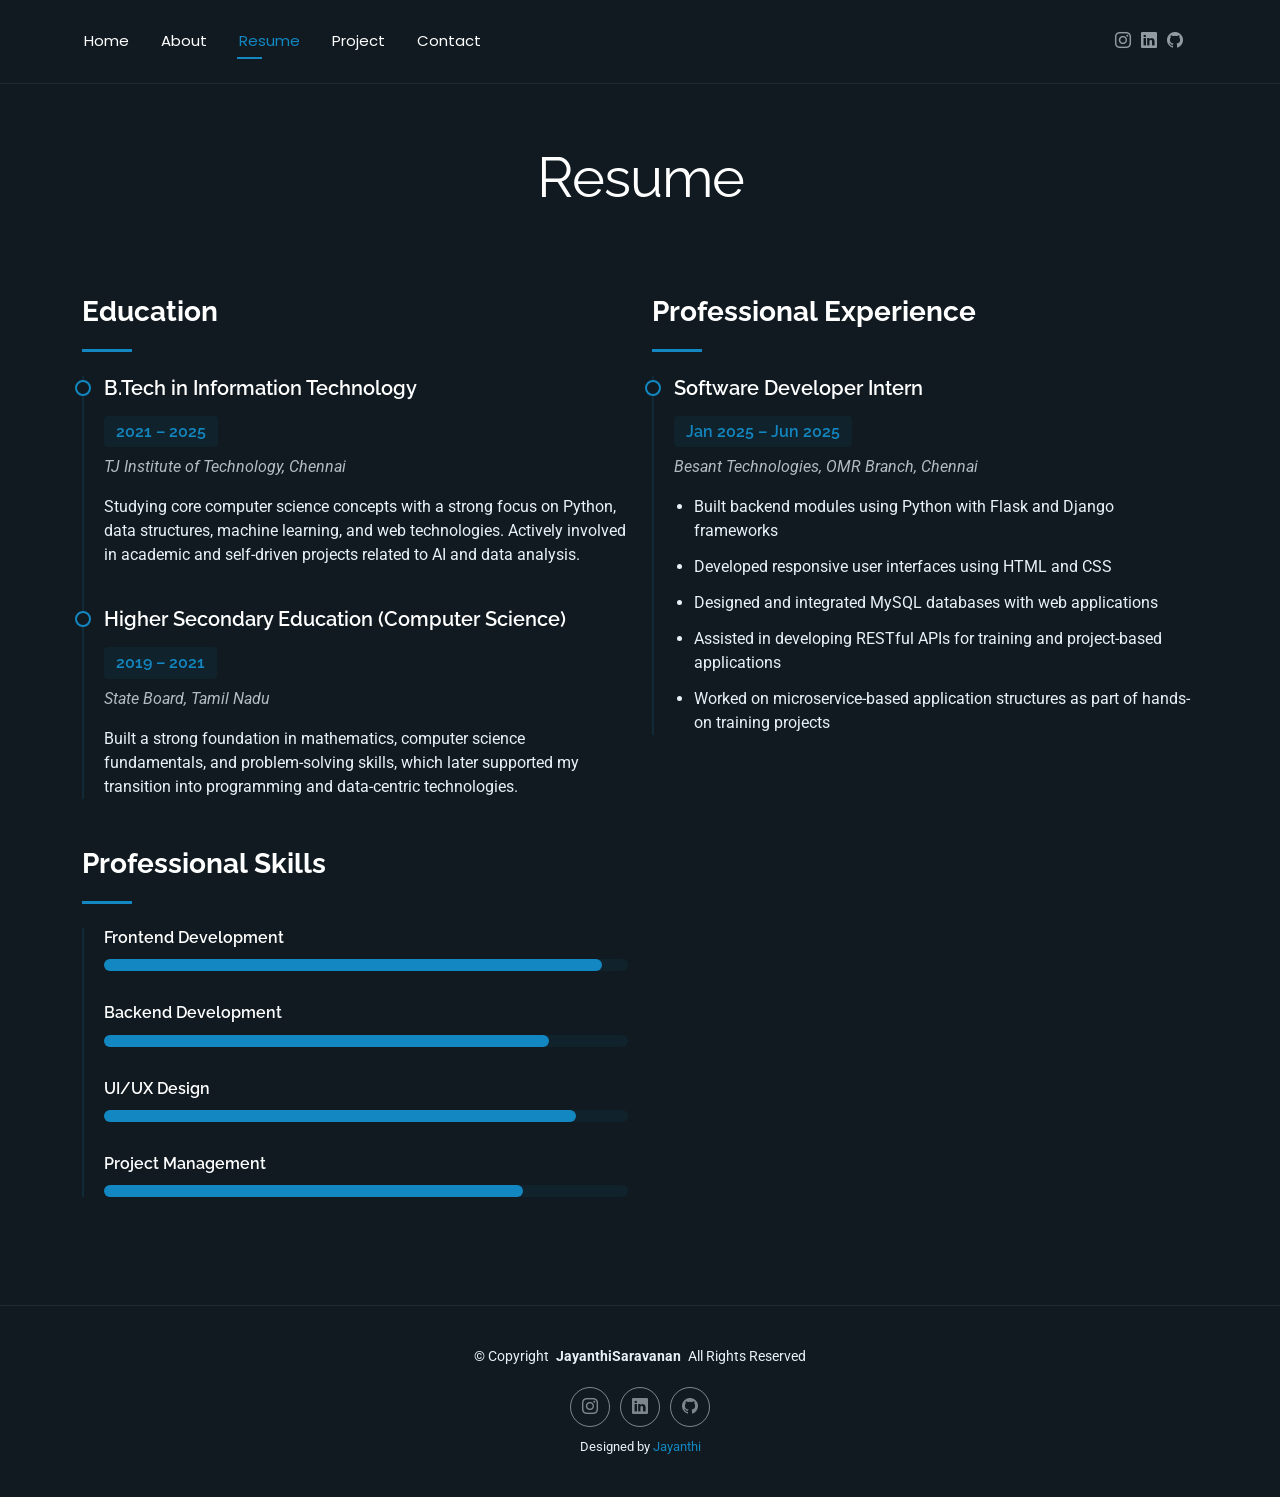
<file: resume.html>
<!DOCTYPE html>
<html lang="en">

<head>
  <meta charset="utf-8">
  <meta content="width=device-width, initial-scale=1.0" name="viewport">
  <title>Resume</title>
  <meta name="description" content="">
  <meta name="keywords" content="">

  <!-- Favicons -->
  <link href="assets/img/favicon.jpeg" rel="icon">
  <link href="assets/img/favicon.jpeg" rel="apple-touch-icon">

  <!-- Fonts -->
  <link href="https://fonts.googleapis.com" rel="preconnect">
  <link href="https://fonts.gstatic.com" rel="preconnect" crossorigin>
  <link href="https://fonts.googleapis.com/css2?family=Roboto:ital,wght@0,100;0,300;0,400;0,500;0,700;0,900;1,100;1,300;1,400;1,500;1,700;1,900&family=Poppins:ital,wght@0,100;0,200;0,300;0,400;0,500;0,600;0,700;0,800;0,900;1,100;1,200;1,300;1,400;1,500;1,600;1,700;1,800;1,900&family=Raleway:ital,wght@0,100;0,200;0,300;0,400;0,500;0,600;0,700;0,800;0,900;1,100;1,200;1,300;1,400;1,500;1,600;1,700;1,800;1,900&display=swap" rel="stylesheet">

  <!-- Vendor CSS Files -->
  <link href="assets/vendor/bootstrap/css/bootstrap.min.css" rel="stylesheet">
  <link href="assets/vendor/bootstrap-icons/bootstrap-icons.css" rel="stylesheet">
  <link href="assets/vendor/aos/aos.css" rel="stylesheet">
  <link href="assets/vendor/swiper/swiper-bundle.min.css" rel="stylesheet">
  <link href="assets/vendor/glightbox/css/glightbox.min.css" rel="stylesheet">

  <!-- Main CSS File -->
  <link href="assets/css/main.css" rel="stylesheet">
</head>

<body class="resume-page">

  <header id="header" class="header d-flex align-items-center light-background sticky-top">
    <div class="container position-relative d-flex align-items-center justify-content-between">

      <nav id="navmenu" class="navmenu">
        <ul>
          <li><a href="index.html">Home</a></li>
          <li><a href="about.html">About</a></li>
          <li><a href="resume.html" class="active">Resume</a></li>
          <li><a href="portfolio.html">Project</a></li>
          <li><a href="contact.html">Contact</a></li>
        </ul>
        <i class="mobile-nav-toggle d-xl-none bi bi-list"></i>
      </nav>

      <div class="header-social-links">
        <a href="https://www.instagram.com/one_life_for_one_08?igsh=MThyejNpYzE5ZGdhOA==" class="instagram"><i class="bi bi-instagram"></i></a>
        <a href="https://www.linkedin.com/in/jayanthi-s123/" class="linkedin"><i class="bi bi-linkedin"></i></a>
        <a href="https://github.com/Jayanthi202"><i class="bi bi-github"></i></a>
      </div>

    </div>
  </header>

  <main class="main">

    <!-- Resume Section -->
    <section id="resume" class="resume section">

      <!-- Section Title -->
      <div class="container section-title" data-aos="fade-up">
        <h2>Resume</h2>
      </div><!-- End Section Title -->

      <div class="container" data-aos="fade-up" data-aos-delay="100">

        <div class="row">
          <div class="col-lg-6">

            <!-- Education Section -->
            <div class="resume-item" data-aos="fade-up">
              <h3 class="resume-title">Education</h3>

              <div class="resume-content">
                <article class="education-item">
                <h4>B.Tech in Information Technology</h4>
                  <h5>2021 – 2025</h5>
                <p class="institution"><em>TJ Institute of Technology, Chennai</em></p><p>
                   Studying core computer science concepts with a strong focus on Python,
                    data structures, machine learning, and web technologies. Actively involved
                    in academic and self-driven projects related to AI and data analysis.</p>
                 </article>
                <article class="education-item">
                <h4>Higher Secondary Education (Computer Science)</h4>
                <h5>2019 – 2021</h5>
                 <p class="institution"><em>State Board, Tamil Nadu</em></p><p>
                 Built a strong foundation in mathematics, computer science fundamentals,
                 and problem-solving skills, which later supported my transition into
                 programming and data-centric technologies.</p>
                </article>
              </div>
            </div><!-- End Education Section -->
            <!-- Professional Skills Section -->
            <div class="resume-item skills-animation" data-aos="fade-up">
              <h3 class="resume-title">Professional Skills</h3>

              <div class="resume-content">
                <div class="skill-item">
                  <h4>Frontend Development</h4>
                  <div class="progress">
                    <div class="progress-bar" role="progressbar" aria-valuenow="95" aria-valuemin="0" aria-valuemax="100"></div>
                  </div>
                </div>

                <div class="skill-item">
                  <h4>Backend Development</h4>
                  <div class="progress">
                    <div class="progress-bar" role="progressbar" aria-valuenow="85" aria-valuemin="0" aria-valuemax="100"></div>
                  </div>
                </div>

                <div class="skill-item">
                  <h4>UI/UX Design</h4>
                  <div class="progress">
                    <div class="progress-bar" role="progressbar" aria-valuenow="90" aria-valuemin="0" aria-valuemax="100"></div>
                  </div>
                </div>

                <div class="skill-item">
                  <h4>Project Management</h4>
                  <div class="progress">
                    <div class="progress-bar" role="progressbar" aria-valuenow="80" aria-valuemin="0" aria-valuemax="100"></div>
                  </div>
                </div>
              </div>
            </div><!-- End Professional Skills Section -->
          </div>

          <div class="col-lg-6">
            <!-- Experience Section -->
            <div class="resume-item" data-aos="fade-up" data-aos-delay="100">
              <h3 class="resume-title">Professional Experience</h3>

              <div class="resume-content">
               <article class="experience-item">
                 <h4>Software Developer Intern</h4>
                  <h5>Jan 2025 – Jun 2025</h5>
                 <p class="company"><em>Besant Technologies, OMR Branch, Chennai</em></p>
                     <ul>
                         <li>Built backend modules using Python with Flask and Django frameworks</li>
                         <li>Developed responsive user interfaces using HTML and CSS</li>
                         <li>Designed and integrated MySQL databases with web applications</li>
                         <li>Assisted in developing RESTful APIs for training and project-based applications</li>
                         <li>Worked on microservice-based application structures as part of hands-on training projects</li>
                     </ul>
                </article>         
              </div>
            </div><!-- End Experience Section -->
          </div>
        </div>

      </div>

    </section><!-- /Resume Section -->

  </main>

  <footer id="footer" class="footer">

    <div class="container">
      <div class="copyright text-center ">
        <p>© <span>Copyright</span> <strong class="px-1 sitename">JayanthiSaravanan</strong> <span>All Rights Reserved<br></span></p>
      </div>
      <div class="social-links d-flex justify-content-center">
        <a href="https://www.instagram.com/one_life_for_one_08?igsh=MThyejNpYzE5ZGdhOA==" class="instagram"><i class="bi bi-instagram"></i></a>
        <a href="https://www.linkedin.com/in/jayanthi-s123/" class="linkedin"><i class="bi bi-linkedin"></i></a>
        <a href="https://github.com/Jayanthi202"><i class="bi bi-github"></i></a>
      </div>
      <div class="credits">
        Designed by <a href="https://bootstrapmade.com/">Jayanthi</a>
      </div>
    </div>

  </footer>

  <!-- Scroll Top -->
  <a href="#" id="scroll-top" class="scroll-top d-flex align-items-center justify-content-center"><i class="bi bi-arrow-up-short"></i></a>

  <!-- Preloader -->
  <div id="preloader"></div>

  <!-- Vendor JS Files -->
  <script src="assets/vendor/bootstrap/js/bootstrap.bundle.min.js"></script>
  <script src="assets/vendor/php-email-form/validate.js"></script>
  <script src="assets/vendor/aos/aos.js"></script>
  <script src="assets/vendor/typed.js/typed.umd.js"></script>
  <script src="assets/vendor/waypoints/noframework.waypoints.js"></script>
  <script src="assets/vendor/purecounter/purecounter_vanilla.js"></script>
  <script src="assets/vendor/swiper/swiper-bundle.min.js"></script>
  <script src="assets/vendor/imagesloaded/imagesloaded.pkgd.min.js"></script>
  <script src="assets/vendor/isotope-layout/isotope.pkgd.min.js"></script>
  <script src="assets/vendor/glightbox/js/glightbox.min.js"></script>

  <!-- Main JS File -->
  <script src="assets/js/main.js"></script>

</body>

</html>
</file>
<file: assets/css/main.css>
/**
* Template Name: FolioOne
* Template URL: https://bootstrapmade.com/folioone-bootstrap-portfolio-website-template/
* Updated: Aug 23 2025 with Bootstrap v5.3.7
* Author: BootstrapMade.com
* License: https://bootstrapmade.com/license/
*/

/*--------------------------------------------------------------
# Font & Color Variables
# Help: https://bootstrapmade.com/color-system/
--------------------------------------------------------------*/
/* Fonts */
:root {
  --default-font: "Roboto",  system-ui, -apple-system, "Segoe UI", Roboto, "Helvetica Neue", Arial, "Noto Sans", "Liberation Sans", sans-serif, "Apple Color Emoji", "Segoe UI Emoji", "Segoe UI Symbol", "Noto Color Emoji";
  --heading-font: "Raleway",  sans-serif;
  --nav-font: "Poppins",  sans-serif;
}

/* Global Colors - The following color variables are used throughout the website. Updating them here will change the color scheme of the entire website */
:root { 
  --background-color: #101a20; /* Background color for the entire website, including individual sections */
  --default-color: #e7f2f7; /* Default color used for the majority of the text content across the entire website */
  --heading-color: #ffffff; /* Color for headings, subheadings and title throughout the website */
  --accent-color: #1387c1; /* Accent color that represents your brand on the website. It's used for buttons, links, and other elements that need to stand out */
  --surface-color: #141f26; /* The surface color is used as a background of boxed elements within sections, such as cards, icon boxes, or other elements that require a visual separation from the global background. */
  --contrast-color: #ffffff; /* Contrast color for text, ensuring readability against backgrounds of accent, heading, or default colors. */
}

/* Nav Menu Colors - The following color variables are used specifically for the navigation menu. They are separate from the global colors to allow for more customization options */
:root {
  --nav-color: #ffffff;  /* The default color of the main navmenu links */
  --nav-hover-color: #1387c1; /* Applied to main navmenu links when they are hovered over or active */
  --nav-mobile-background-color: #213642; /* Used as the background color for mobile navigation menu */
  --nav-dropdown-background-color: #051117; /* Used as the background color for dropdown items that appear when hovering over primary navigation items */
  --nav-dropdown-color: #e7f2f7; /* Used for navigation links of the dropdown items in the navigation menu. */
  --nav-dropdown-hover-color: #1387c1; /* Similar to --nav-hover-color, this color is applied to dropdown navigation links when they are hovered over. */
}

/* Color Presets - These classes override global colors when applied to any section or element, providing reuse of the sam color scheme. */

.light-background {
  --background-color: #142027;
  --surface-color: #325264;
}

.dark-background {
  --background-color: #0b1419;
  --default-color: #ffffff;
  --heading-color: #ffffff;
  --surface-color: #252525;
  --contrast-color: #ffffff;
}

/* Smooth scroll */
:root {
  scroll-behavior: smooth;
}

/*--------------------------------------------------------------
# General Styling & Shared Classes
--------------------------------------------------------------*/
body {
  color: var(--default-color);
  background-color: var(--background-color);
  font-family: var(--default-font);
}

a {
  color: var(--accent-color);
  text-decoration: none;
  transition: 0.3s;
}

a:hover {
  color: color-mix(in srgb, var(--accent-color), transparent 25%);
  text-decoration: none;
}

h1,
h2,
h3,
h4,
h5,
h6 {
  color: var(--heading-color);
  font-family: var(--heading-font);
}

/* PHP Email Form Messages
------------------------------*/
.php-email-form .error-message {
  display: none;
  background: #df1529;
  color: #ffffff;
  text-align: left;
  padding: 15px;
  margin-bottom: 24px;
  font-weight: 600;
}

.php-email-form .sent-message {
  display: none;
  color: #ffffff;
  background: #059652;
  text-align: center;
  padding: 15px;
  margin-bottom: 24px;
  font-weight: 600;
}

.php-email-form .loading {
  display: none;
  background: var(--surface-color);
  text-align: center;
  padding: 15px;
  margin-bottom: 24px;
}

.php-email-form .loading:before {
  content: "";
  display: inline-block;
  border-radius: 50%;
  width: 24px;
  height: 24px;
  margin: 0 10px -6px 0;
  border: 3px solid var(--accent-color);
  border-top-color: var(--surface-color);
  animation: php-email-form-loading 1s linear infinite;
}

@keyframes php-email-form-loading {
  0% {
    transform: rotate(0deg);
  }

  100% {
    transform: rotate(360deg);
  }
}

/*--------------------------------------------------------------
# Global Header
--------------------------------------------------------------*/
.header {
  --background-color: rgba(255, 255, 255, 0);
  color: var(--default-color);
  background-color: var(--background-color);
  padding: 15px 0;
  transition: all 0.5s;
  z-index: 997;
  border-bottom: 1px solid color-mix(in srgb, var(--default-color), transparent 92%);
}

.header .logo {
  line-height: 1;
}

.header .logo img {
  max-height: 36px;
  margin-right: 8px;
}

.header .logo h1 {
  font-size: 32px;
  margin: 0;
  font-weight: 400;
  color: var(--heading-color);
}

.header .header-social-links {
  padding-right: 15px;
}

.header .header-social-links a {
  color: color-mix(in srgb, var(--default-color), transparent 40%);
  padding-left: 6px;
  display: inline-block;
  transition: 0.3s;
  font-size: 16px;
}

.header .header-social-links a:hover {
  color: var(--default-color);
}

.header .header-social-links a i {
  line-height: 0px;
}

@media (max-width: 1200px) {
  .header .logo {
    order: 1;
  }

  .header .header-social-links {
    order: 2;
  }

  .header .navmenu {
    order: 3;
  }
}

/* Global Header on Scroll
------------------------------*/
.scrolled .header {
  --background-color: rgba(16, 26, 32, 0.9);
}

/*--------------------------------------------------------------
# Navigation Menu
--------------------------------------------------------------*/
/* Desktop Navigation */
@media (min-width: 1200px) {
  .navmenu {
    padding: 0;
  }

  .navmenu ul {
    margin: 0;
    padding: 0;
    display: flex;
    list-style: none;
    align-items: center;
  }

  .navmenu li {
    position: relative;
  }

  .navmenu>ul>li {
    white-space: nowrap;
    padding: 15px 28px 15px 0;
  }

  .navmenu>ul>li:last-child {
    padding-right: 0;
  }

  .navmenu a,
  .navmenu a:focus {
    color: var(--nav-color);
    font-size: 15px;
    padding: 0 2px;
    font-family: var(--nav-font);
    font-weight: 400;
    display: flex;
    align-items: center;
    justify-content: space-between;
    white-space: nowrap;
    transition: 0.3s;
    position: relative;
  }

  .navmenu a i,
  .navmenu a:focus i {
    font-size: 12px;
    line-height: 0;
    margin-left: 5px;
    transition: 0.3s;
  }

  .navmenu>ul>li>a:before {
    content: "";
    position: absolute;
    height: 2px;
    bottom: -6px;
    left: 0;
    background-color: var(--nav-hover-color);
    visibility: hidden;
    width: 0px;
    transition: all 0.3s ease-in-out 0s;
  }

  .navmenu a:hover:before,
  .navmenu li:hover>a:before,
  .navmenu .active:before {
    visibility: visible;
    width: 25px;
  }

  .navmenu li:hover>a,
  .navmenu .active,
  .navmenu .active:focus {
    color: var(--nav-hover-color);
  }

  .navmenu .dropdown ul {
    margin: 0;
    padding: 10px 0;
    background: var(--nav-dropdown-background-color);
    display: block;
    position: absolute;
    visibility: hidden;
    left: -5px;
    top: 130%;
    opacity: 0;
    transition: 0.3s;
    border-radius: 4px;
    z-index: 99;
    box-shadow: 0px 0px 30px rgba(0, 0, 0, 0.1);
  }

  .navmenu .dropdown ul li {
    min-width: 200px;
  }

  .navmenu .dropdown ul a {
    padding: 10px 20px;
    font-size: 15px;
    text-transform: none;
    color: var(--nav-dropdown-color);
  }

  .navmenu .dropdown ul a i {
    font-size: 12px;
  }

  .navmenu .dropdown ul a:hover,
  .navmenu .dropdown ul .active:hover,
  .navmenu .dropdown ul li:hover>a {
    color: var(--nav-dropdown-hover-color);
  }

  .navmenu .dropdown:hover>ul {
    opacity: 1;
    top: 100%;
    visibility: visible;
  }

  .navmenu .dropdown .dropdown ul {
    top: 0;
    left: -90%;
    visibility: hidden;
  }

  .navmenu .dropdown .dropdown:hover>ul {
    opacity: 1;
    top: 0;
    left: -100%;
    visibility: visible;
  }
}

/* Mobile Navigation */
@media (max-width: 1199px) {
  .mobile-nav-toggle {
    color: var(--nav-color);
    font-size: 28px;
    line-height: 0;
    margin-right: 10px;
    cursor: pointer;
    transition: color 0.3s;
  }

  .navmenu {
    padding: 0;
    z-index: 9997;
  }

  .navmenu ul {
    display: none;
    list-style: none;
    position: absolute;
    inset: 60px 20px 20px 20px;
    padding: 10px 0;
    margin: 0;
    border-radius: 6px;
    background-color: var(--nav-mobile-background-color);
    border: 1px solid color-mix(in srgb, var(--default-color), transparent 90%);
    box-shadow: none;
    overflow-y: auto;
    transition: 0.3s;
    z-index: 9998;
  }

  .navmenu a,
  .navmenu a:focus {
    color: var(--nav-dropdown-color);
    padding: 10px 20px;
    font-family: var(--nav-font);
    font-size: 17px;
    font-weight: 500;
    display: flex;
    align-items: center;
    justify-content: space-between;
    white-space: nowrap;
    transition: 0.3s;
  }

  .navmenu a i,
  .navmenu a:focus i {
    font-size: 12px;
    line-height: 0;
    margin-left: 5px;
    width: 30px;
    height: 30px;
    display: flex;
    align-items: center;
    justify-content: center;
    border-radius: 50%;
    transition: 0.3s;
    background-color: color-mix(in srgb, var(--accent-color), transparent 90%);
  }

  .navmenu a i:hover,
  .navmenu a:focus i:hover {
    background-color: var(--accent-color);
    color: var(--contrast-color);
  }

  .navmenu a:hover,
  .navmenu .active,
  .navmenu .active:focus {
    color: var(--nav-dropdown-hover-color);
  }

  .navmenu .active i,
  .navmenu .active:focus i {
    background-color: var(--accent-color);
    color: var(--contrast-color);
    transform: rotate(180deg);
  }

  .navmenu .dropdown ul {
    position: static;
    display: none;
    z-index: 99;
    padding: 10px 0;
    margin: 10px 20px;
    background-color: var(--nav-dropdown-background-color);
    transition: all 0.5s ease-in-out;
  }

  .navmenu .dropdown ul ul {
    background-color: rgba(33, 37, 41, 0.1);
  }

  .navmenu .dropdown>.dropdown-active {
    display: block;
    background-color: rgba(33, 37, 41, 0.03);
  }

  .mobile-nav-active {
    overflow: hidden;
  }

  .mobile-nav-active .mobile-nav-toggle {
    color: #fff;
    position: absolute;
    font-size: 32px;
    top: 15px;
    right: 15px;
    margin-right: 0;
    z-index: 9999;
  }

  .mobile-nav-active .navmenu {
    position: fixed;
    overflow: hidden;
    inset: 0;
    background: rgba(33, 37, 41, 0.8);
    transition: 0.3s;
  }

  .mobile-nav-active .navmenu>ul {
    display: block;
  }
}

/*--------------------------------------------------------------
# Global Footer
--------------------------------------------------------------*/
.footer {
  color: var(--default-color);
  background-color: var(--background-color);
  font-size: 14px;
  padding: 40px 0;
  position: relative;
  border-top: 1px solid color-mix(in srgb, var(--default-color), transparent 92%);
}

.footer .copyright p {
  margin-bottom: 0;
}

.footer .social-links {
  margin-top: 20px;
}

.footer .social-links a {
  display: flex;
  align-items: center;
  justify-content: center;
  width: 40px;
  height: 40px;
  border-radius: 50%;
  border: 1px solid color-mix(in srgb, var(--default-color), transparent 50%);
  font-size: 16px;
  color: color-mix(in srgb, var(--default-color), transparent 50%);
  margin: 0 5px;
  transition: 0.3s;
}

.footer .social-links a:hover {
  color: var(--accent-color);
  border-color: var(--accent-color);
}

.footer .credits {
  margin-top: 10px;
  font-size: 13px;
  text-align: center;
}

/*--------------------------------------------------------------
# Preloader
--------------------------------------------------------------*/
#preloader {
  position: fixed;
  inset: 0;
  z-index: 9999;
  overflow: hidden;
  background-color: var(--background-color);
  transition: all 0.6s ease-out;
  width: 100%;
  height: 100vh;
}

#preloader:before,
#preloader:after {
  content: "";
  position: absolute;
  border: 4px solid var(--accent-color);
  border-radius: 50%;
  animation: animate-preloader 2s cubic-bezier(0, 0.2, 0.8, 1) infinite;
}

#preloader:after {
  animation-delay: -0.5s;
}

@keyframes animate-preloader {
  0% {
    width: 10px;
    height: 10px;
    top: calc(50% - 5px);
    left: calc(50% - 5px);
    opacity: 1;
  }

  100% {
    width: 72px;
    height: 72px;
    top: calc(50% - 36px);
    left: calc(50% - 36px);
    opacity: 0;
  }
}

/*--------------------------------------------------------------
# Scroll Top Button
--------------------------------------------------------------*/
.scroll-top {
  position: fixed;
  visibility: hidden;
  opacity: 0;
  right: 15px;
  bottom: -15px;
  z-index: 99999;
  background-color: var(--accent-color);
  width: 44px;
  height: 44px;
  border-radius: 50px;
  transition: all 0.4s;
}

.scroll-top i {
  font-size: 24px;
  color: var(--contrast-color);
  line-height: 0;
}

.scroll-top:hover {
  background-color: color-mix(in srgb, var(--accent-color), transparent 20%);
  color: var(--contrast-color);
}

.scroll-top.active {
  visibility: visible;
  opacity: 1;
  bottom: 15px;
}

/*--------------------------------------------------------------
# Disable aos animation delay on mobile devices
--------------------------------------------------------------*/
@media screen and (max-width: 768px) {
  [data-aos-delay] {
    transition-delay: 0 !important;
  }
}

/*--------------------------------------------------------------
# Global Page Titles & Breadcrumbs
--------------------------------------------------------------*/
.page-title {
  color: var(--default-color);
  background-color: var(--background-color);
  position: relative;
}

.page-title .heading {
  padding: 80px 0;
  border-top: 1px solid color-mix(in srgb, var(--default-color), transparent 90%);
}

.page-title .heading h1 {
  font-size: 38px;
  font-weight: 700;
}

.page-title nav {
  background-color: color-mix(in srgb, var(--default-color), transparent 96%);
  padding: 20px 0;
}

.page-title nav ol {
  display: flex;
  flex-wrap: wrap;
  list-style: none;
  padding: 0;
  margin: 0;
  font-size: 16px;
  font-weight: 400;
}

.page-title nav ol li+li {
  padding-left: 10px;
}

.page-title nav ol li+li::before {
  content: "/";
  display: inline-block;
  padding-right: 10px;
  color: color-mix(in srgb, var(--default-color), transparent 70%);
}

/*--------------------------------------------------------------
# Global Sections
--------------------------------------------------------------*/
section,
.section {
  color: var(--default-color);
  background-color: var(--background-color);
  padding: 60px 0;
  scroll-margin-top: 100px;
  overflow: clip;
}

@media (max-width: 1199px) {

  section,
  .section {
    scroll-margin-top: 66px;
  }
}

/*--------------------------------------------------------------
# Global Section Titles
--------------------------------------------------------------*/
.section-title {
  text-align: center;
  padding-bottom: 60px;
  position: relative;
}

.section-title h2 {
  font-size: 3.5rem;
  font-weight: 400;
  line-height: 1.2;
  color: var(--heading-color);
  margin-bottom: 1.5rem;
  letter-spacing: -1px;
}

@media (max-width: 768px) {
  .section-title h2 {
    font-size: 2.5rem;
  }
}

.section-title p {
  font-size: 1.125rem;
  line-height: 1.8;
  color: color-mix(in srgb, var(--default-color), transparent 25%);
  max-width: 900px;
  margin: 0 auto;
  text-wrap: balance;
}

/*--------------------------------------------------------------
# Hero Section
--------------------------------------------------------------*/
.hero {
  padding: 80px 0;
  min-height: 100vh;
  display: flex;
  align-items: center;
}

.hero .hero-content h1 {
  font-size: 3.5rem;
  font-weight: 700;
  margin-bottom: 1rem;
  line-height: 1.2;
}

.hero .hero-content h1 .highlight {
  color: var(--accent-color);
  position: relative;
}

.hero .hero-content h1 .highlight::after {
  content: "";
  position: absolute;
  bottom: 0;
  left: 0;
  width: 100%;
  height: 3px;
  background: linear-gradient(90deg, var(--accent-color), color-mix(in srgb, var(--accent-color), transparent 50%));
  border-radius: 2px;
}

@media (max-width: 768px) {
  .hero .hero-content h1 {
    font-size: 2.5rem;
  }
}

.hero .hero-content h2 {
  font-size: 1.5rem;
  font-weight: 400;
  margin-bottom: 2rem;
  color: color-mix(in srgb, var(--default-color), transparent 20%);
}

.hero .hero-content h2 .typed {
  color: var(--accent-color);
  font-weight: 600;
}

@media (max-width: 768px) {
  .hero .hero-content h2 {
    font-size: 1.25rem;
  }
}

.hero .hero-content p {
  font-size: 1.1rem;
  line-height: 1.6;
  margin-bottom: 2.5rem;
  color: color-mix(in srgb, var(--default-color), transparent 30%);
}

.hero .hero-actions {
  display: flex;
  gap: 1rem;
  margin-bottom: 3rem;
}

.hero .hero-actions .btn {
  padding: 12px 30px;
  border-radius: 50px;
  font-weight: 600;
  text-decoration: none;
  transition: all 0.3s ease;
  border: 2px solid;
}

.hero .hero-actions .btn.btn-primary {
  background: var(--accent-color);
  color: var(--contrast-color);
  border-color: var(--accent-color);
}

.hero .hero-actions .btn.btn-primary:hover {
  background: color-mix(in srgb, var(--accent-color), black 15%);
  border-color: color-mix(in srgb, var(--accent-color), black 15%);
  transform: translateY(-2px);
}

.hero .hero-actions .btn.btn-outline {
  background: transparent;
  color: var(--accent-color);
  border-color: var(--accent-color);
}

.hero .hero-actions .btn.btn-outline:hover {
  transform: translateY(-2px);
}

@media (max-width: 576px) {
  .hero .hero-actions {
    flex-direction: column;
  }

  .hero .hero-actions .btn {
    text-align: center;
  }
}

.hero .social-links {
  display: flex;
  gap: 1rem;
}

.hero .social-links a {
  width: 45px;
  height: 45px;
  background: var(--surface-color);
  border-radius: 50%;
  display: flex;
  align-items: center;
  justify-content: center;
  color: var(--default-color);
  font-size: 1.2rem;
  transition: all 0.3s ease;
}

.hero .social-links a:hover {
  background: var(--accent-color);
  color: var(--contrast-color);
  transform: translateY(-3px);
  box-shadow: 0 8px 25px color-mix(in srgb, var(--accent-color), transparent 70%);
}

.hero .hero-image {
  position: relative;
}

.hero .hero-image .image-wrapper {
  position: relative;
  max-width: 450px;
  margin: 0 auto;
}

.hero .hero-image .image-wrapper img {
  border-radius: 20px;
  box-shadow: 0 5px 15px color-mix(in srgb, var(--default-color), transparent 95%);
  transition: transform 0.3s ease;
}

.hero .hero-image .image-wrapper img:hover {
  transform: scale(1.02);
}

.hero .hero-image .floating-elements {
  position: absolute;
  top: 0;
  left: 0;
  right: 0;
  bottom: 0;
  pointer-events: none;
}

.hero .hero-image .floating-elements .floating-card {
  position: absolute;
  background: var(--surface-color);
  padding: 15px 20px;
  border-radius: 15px;
  box-shadow: 0 10px 30px color-mix(in srgb, var(--default-color), transparent 90%);
  display: flex;
  align-items: center;
  gap: 10px;
  font-weight: 600;
  animation: float 3s ease-in-out infinite;
}

.hero .hero-image .floating-elements .floating-card i {
  font-size: 1.5rem;
  color: var(--accent-color);
}

.hero .hero-image .floating-elements .floating-card.design {
  top: 10%;
  right: -10%;
  animation-delay: 0s;
}

.hero .hero-image .floating-elements .floating-card.code {
  bottom: 30%;
  left: -15%;
  animation-delay: 1s;
}

.hero .hero-image .floating-elements .floating-card.creativity {
  top: 60%;
  right: -5%;
  animation-delay: 2s;
}

@media (max-width: 992px) {
  .hero .hero-image .floating-elements .floating-card {
    display: none;
  }
}

@keyframes float {

  0%,
  100% {
    transform: translateY(0px);
  }

  50% {
    transform: translateY(-10px);
  }
}

@media (max-width: 992px) {
  .hero .hero-content {
    text-align: center;
    margin-bottom: 3rem;
  }
}

/*--------------------------------------------------------------
# About Section
--------------------------------------------------------------*/

/* CTA buttons */
.profile-cta {
  display: flex;
  gap: 10px;
  justify-content: center;
  margin-top: 6px;
}

.btn {
  display: inline-block;
  padding: 8px 14px;
  border-radius: 8px;
  font-weight: 700;
  text-decoration: none;
  cursor: pointer;
}

.btn-primary {
  background: linear-gradient(90deg,#0b63b8,#0d6fd6);
  color: #fff;
  border: 0;
  box-shadow: 0 8px 24px rgba(11,99,184,0.12);
}

.btn-outline {
  background: transparent;
  color: #0b63b8;
  border: 1px solid rgba(11,99,184,0.12);
}

/* small badge on the photo */
.profile-badge {
  position: absolute;
  left: -28px;
  top: 20px;
  background: #0b63b8;
  color: white;
  padding: 8px 12px;
  border-radius: 12px;
  font-weight: 700;
  box-shadow: 0 10px 24px rgba(11,99,184,0.08);
  transform: rotate(-6deg);
}

.info-grid {
  display: grid;
  grid-template-columns: 1fr 1fr;
  gap: 30px;
  margin-top: 30px;
}

.info-item {
  display: flex;
  align-items: center;
  gap: 14px;
  padding: 14px 16px;
  border-radius: 10px;
  transition: all 0.3s ease;
  cursor: pointer;
}

.info-item:hover {
  background: rgba(13,110,253,0.08);
  transform: translateX(6px);
}

.info-icon {
  font-size: 20px;
  color: #0d6efd;
  min-width: 30px;
}

.info-title {
  font-weight: 600;
  font-size: 14px;
}

.info-sub,
.info-sub a {
  font-size: 13px;
  color: #555;
  text-decoration: none;
}

.about-note {
  margin-top: 25px;
  font-style: italic;
  color: #666;
}

/* right content */
.section-head h2 {
  margin-top: 4px;
  font-size: 32px;
  letter-spacing: 0.6px;
  color: #243b45;
}

.section-head .lead {
  margin-top: 10px;
  color: #4f6167;
  line-height: 1.7;
  font-size: 15px;
}

/* personal info grid */
.info-grid {
  display: grid;
  grid-template-columns: 1fr 1fr;
  gap: 8px 20px;
  margin-top: 18px;
}

.info-col {
  display: flex;
  flex-direction: column;
  gap: 8px;
}

/* each info row */
.info-item {
  display: flex;
  gap: 12px;
  align-items: center;
  padding: 8px;
  border-radius: 8px;
  transition: background 220ms ease;
}

.info-item:hover {
  background: rgba(11,99,184,0.03);
}
.about .intro-content .eyebrow {
  display: inline-block;
  letter-spacing: 0.12em;
  text-transform: uppercase;
  font-size: 12px;
  color: color-mix(in srgb, var(--default-color), transparent 40%);
  margin-bottom: 16px;
}

.about .intro-content .headline {
  font-family: var(--heading-font);
  font-weight: 300;
  line-height: 1.2;
  font-size: clamp(28px, 4vw, 44px);
  margin: 0 0 24px 0;
}

.about .intro-content .lead {
  font-size: 18px;
  line-height: 1.8;
  color: color-mix(in srgb, var(--default-color), transparent 10%);
  margin-bottom: 24px;
}

.about .intro-content p {
  line-height: 1.8;
  margin-bottom: 24px;
  color: color-mix(in srgb, var(--default-color), transparent 5%);
}

.about .intro-content .cta-group {
  display: flex;
  gap: 24px;
  align-items: center;
  margin-top: 24px;
}
.resume-modal-overlay {
  display: none;
  position: fixed;
  inset: 0;
  background: rgba(0,0,0,0.6);
  z-index: 9999;
  justify-content: center;
  align-items: center;
}

.resume-modal-box {
  background: #fff;
  padding: 25px;
  border-radius: 10px;
  width: 300px;
  text-align: center;
}

.resume-option-btn {
  width: 100%;
  padding: 10px;
  margin: 10px 0;
  border: none;
  background: #2563eb;
  color: white;
  cursor: pointer;
  border-radius: 6px;
}

.resume-option-btn:hover {
  background: #1e40af;
}

.resume-close-btn {
  position: absolute;
  top: 10px;
  right: 15px;
  cursor: pointer;
  font-size: 22px;
}

.about .intro-content .cta-group .btn-ghost {
  display: inline-flex;
  align-items: center;
  gap: 8px;
  padding: 12px 18px;
  border-radius: 6px;
  color: var(--accent-color);
  background: color-mix(in srgb, var(--accent-color), transparent 92%);
  border: 1px solid color-mix(in srgb, var(--accent-color), transparent 70%);
  transition: 0.3s ease-in-out;
}

.about .intro-content .cta-group .btn-ghost:hover,
.about .intro-content .cta-group .btn-ghost:focus {
  color: var(--contrast-color);
  background: var(--accent-color);
  border-color: var(--accent-color);
  outline: none;
  box-shadow: 0 0 0 3px color-mix(in srgb, var(--accent-color), transparent 70%);
}

.about .intro-content .cta-group .link-underline {
  display: inline-flex;
  align-items: center;
  gap: 8px;
  position: relative;
  color: var(--accent-color);
  padding-bottom: 4px;
  transition: 0.3s ease-in-out;
}

.about .intro-content .cta-group .link-underline::after {
  content: "";
  position: absolute;
  left: 0;
  right: 0;
  bottom: 0;
  height: 1px;
  background: color-mix(in srgb, var(--accent-color), transparent 40%);
  transform: scaleX(0.4);
  transform-origin: left;
  transition: 0.3s ease-in-out;
}

.about .intro-content .cta-group .link-underline:hover,
.about .intro-content .cta-group .link-underline:focus {
  color: color-mix(in srgb, var(--accent-color), transparent 10%);
  outline: none;
}

.about .intro-content .cta-group .link-underline:hover::after,
.about .intro-content .cta-group .link-underline:focus::after {
  transform: scaleX(1);
}

.about .profile-figure {
  margin: 0;
}

.about .profile-figure .profile-photo {
  width: 70%;
  max-width: 300px;
  border-radius: 10px;
  box-shadow: 0 10px 30px color-mix(in srgb, var(--default-color), transparent 92%);
  transform: translateY(0);
  transition: transform 0.3s ease-in-out;
}

.about .profile-figure .profile-caption {
  margin-top: 24px;
  display: flex;
  align-items: center;
  justify-content: center;
}

.about .profile-figure .profile-caption .meta {
  font-size: 14px;
  color: color-mix(in srgb, var(--default-color), transparent 20%);
}

.about .profile-figure .profile-caption .meta .funfact {
  font-size: 13px;
  margin-top: 4px;
  color: color-mix(in srgb, var(--default-color), transparent 35%);
}

.about .profile-figure:hover .profile-photo {
  transform: translateY(-4px);
}

.about .skill-item {
  padding: 24px;
  border-radius: 6px;
  transition: 0.3s ease-in-out;
  background: color-mix(in srgb, var(--surface-color), var(--accent-color) 2%);
  border: 1px solid color-mix(in srgb, var(--default-color), transparent 88%);
  height: 100%;
}

.about .skill-item i {
  font-size: 24px;
  color: var(--accent-color);
  margin-bottom: 16px;
  display: inline-block;
}

.about .skill-item h3 {
  font-size: 16px;
  margin-bottom: 6px;
  font-weight: 500;
}

.about .skill-item p {
  margin: 0;
  font-size: 14px;
  color: color-mix(in srgb, var(--default-color), transparent 25%);
}

.about .skill-item:hover {
  transform: translateY(-3px);
  border-color: color-mix(in srgb, var(--accent-color), transparent 60%);
  box-shadow: 0 10px 30px color-mix(in srgb, var(--default-color), transparent 92%);
}

.about .timeline-item {
  position: relative;
  padding-left: 26px;
}

.about .timeline-item time {
  display: inline-block;
  font-size: 12px;
  letter-spacing: 0.08em;
  text-transform: uppercase;
  color: color-mix(in srgb, var(--default-color), transparent 45%);
  margin-bottom: 6px;
}

.about .timeline-item h4 {
  font-size: 18px;
  font-weight: 400;
  margin: 0 0 6px;
}

.about .timeline-item p {
  font-size: 14px;
  color: color-mix(in srgb, var(--default-color), transparent 25%);
  margin: 0;
}

.about .timeline-item .dot {
  position: absolute;
  left: 0;
  top: 4px;
  width: 10px;
  height: 10px;
  border-radius: 50%;
  background: var(--accent-color);
  box-shadow: 0 0 0 6px color-mix(in srgb, var(--accent-color), transparent 80%);
}

.about .personal-quote {
  padding: 24px 0;
}

.about .personal-quote p {
  font-family: var(--heading-font);
  font-weight: 300;
  font-size: clamp(20px, 3vw, 28px);
  line-height: 1.5;
  color: color-mix(in srgb, var(--default-color), transparent 5%);
  margin: 0 auto;
  max-width: 800px;
}

.about .fact-pill {
  display: flex;
  align-items: center;
  justify-content: center;
  gap: 10px;
  padding: 10px 14px;
  border-radius: 999px;
  border: 1px solid color-mix(in srgb, var(--default-color), transparent 85%);
  background: var(--surface-color);
  color: color-mix(in srgb, var(--default-color), transparent 10%);
  transition: 0.3s ease-in-out;
}

.about .fact-pill i {
  color: var(--accent-color);
}

.about .fact-pill span {
  font-size: 14px;
}

.about .fact-pill:hover {
  transform: translateY(-2px);
  border-color: color-mix(in srgb, var(--accent-color), transparent 60%);
  box-shadow: 0 10px 30px color-mix(in srgb, var(--default-color), transparent 92%);
}

.about .fact-pill:focus-within {
  box-shadow: 0 0 0 3px color-mix(in srgb, var(--accent-color), transparent 70%);
}

@media (max-width: 992px) {
  .about .profile-figure {
    text-align: center !important;
  }

  .about .profile-figure .profile-photo {
    width: 72%;
  }

  .about .intro-content .cta-group {
    flex-wrap: wrap;
  }
}

@media (max-width: 576px) {
  .about .profile-figure .profile-photo {
    width: 100%;
  }
}

/*--------------------------------------------------------------
# Skills Section
--------------------------------------------------------------*/
.skills .skill-box {
  background-color: var(--surface-color);
  padding: 2rem;
  border-radius: 8px;
  box-shadow: 0 0 20px rgba(0, 0, 0, 0.05);
}

.skills .skill-box h3 {
  font-size: 1.2rem;
  margin-bottom: 1rem;
  font-weight: 600;
}

.skills .skill-box p {
  font-size: 0.9rem;
  margin-bottom: 0.8rem;
  opacity: 0.6;
}

.skills .skill-box .progress {
  background-color: color-mix(in srgb, var(--accent-color), transparent 85%);
  border-radius: 50px;
  height: 8px;
  margin-top: 5px;
  overflow: hidden;
}

.skills .skill-box .progress .progress-bar {
  background-color: var(--accent-color);
  height: 100%;
  position: relative;
  border-radius: 50px;
  transition: 0.9s;
  width: 1px;
}

/*--------------------------------------------------------------
# Stats Section
--------------------------------------------------------------*/
.stats .avatars {
  position: relative;
}

.stats .avatars img {
  width: 60px;
  height: 60px;
  border: 3px solid var(--accent-color);
  margin-right: -15px;
  transition: transform 0.3s ease;
}

.stats .avatars img:hover {
  transform: translateY(-5px);
  z-index: 2;
}

.stats .counters h2 {
  color: var(--heading-color);
  font-size: 48px;
  font-weight: 700;
  margin-bottom: 10px;
}

.stats .counters h2 span {
  display: inline-block;
}

.stats .counters p {
  color: var(--default-color);
  font-size: 18px;
  margin: 0;
  opacity: 0.9;
}

@media (max-width: 991px) {
  .stats .row {
    text-align: center;
  }

  .stats .avatars {
    justify-content: center;
    margin-bottom: 40px;
  }

  .stats .counters h2 {
    font-size: 36px;
  }

  .stats .counters p {
    font-size: 16px;
  }

  .stats .counters .col-md-4 {
    margin-bottom: 30px;
  }

  .stats .counters .col-md-4:last-child {
    margin-bottom: 0;
  }
}

@media (max-width: 576px) {
  .stats {
    padding: 60px 0;
  }

  .stats .avatars {
    flex-wrap: wrap;
    justify-content: center;
  }

  .stats .avatars img {
    margin: 0 -8px;
  }
}

/*--------------------------------------------------------------
# Testimonials Section
--------------------------------------------------------------*/
.testimonials .testimonials-carousel,
.testimonials .testimonials-slider {
  overflow: hidden;
}

.testimonials .testimonial-item .testimonial-content {
  border-left: 3px solid var(--accent-color);
  padding-left: 30px;
}

.testimonials .testimonial-item .testimonial-img {
  border-radius: 50%;
  border: 4px solid var(--background-color);
  margin: 0 auto;
}

.testimonials .testimonial-item h3 {
  font-size: 20px;
  font-weight: bold;
  margin: 10px 0 5px 0;
}

.testimonials .testimonial-item h4 {
  font-size: 14px;
  color: color-mix(in srgb, var(--default-color), transparent 40%);
  margin: 0 0 10px 0;
}

.testimonials .testimonial-item .stars i {
  color: #ffc107;
  margin: 0 1px;
}

.testimonials .testimonial-item .quote-icon-left,
.testimonials .testimonial-item .quote-icon-right {
  color: color-mix(in srgb, var(--accent-color), transparent 50%);
  font-size: 26px;
  line-height: 0;
}

.testimonials .testimonial-item .quote-icon-left {
  display: inline-block;
  left: -5px;
  position: relative;
}

.testimonials .testimonial-item .quote-icon-right {
  display: inline-block;
  right: -5px;
  position: relative;
  top: 10px;
  transform: scale(-1, -1);
}

.testimonials .testimonial-item p {
  font-style: italic;
}

.testimonials .swiper-wrapper {
  height: auto;
}

.testimonials .swiper-pagination {
  margin-top: 30px;
  position: relative;
}

.testimonials .swiper-pagination .swiper-pagination-bullet {
  width: 12px;
  height: 12px;
  background-color: color-mix(in srgb, var(--default-color), transparent 85%);
  opacity: 1;
}

.testimonials .swiper-pagination .swiper-pagination-bullet-active {
  background-color: var(--accent-color);
}

/*--------------------------------------------------------------
# Resume Section
--------------------------------------------------------------*/
.resume .resume-item {
  margin-bottom: 3rem;
}

.resume .resume-item .resume-title {
  font-size: 1.75rem;
  font-weight: 700;
  margin-bottom: 1.5rem;
  padding-bottom: 1.5rem;
  position: relative;
  color: var(--heading-color);
}

.resume .resume-item .resume-title::after {
  content: "";
  position: absolute;
  display: block;
  width: 50px;
  height: 3px;
  background: var(--accent-color);
  bottom: 0;
  left: 0;
}

.resume .resume-item .resume-content {
  padding-left: 1.25rem;
  border-left: 2px solid color-mix(in srgb, var(--accent-color), transparent 85%);
}

.resume .resume-item article {
  position: relative;
  margin-bottom: 2.5rem;
}

.resume .resume-item article::before {
  content: "";
  position: absolute;
  width: 16px;
  height: 16px;
  border-radius: 50%;
  left: -1.8rem;
  top: 0.25rem;
  background: var(--background-color);
  border: 2px solid var(--accent-color);
}

.resume .resume-item article h4 {
  font-size: 1.25rem;
  font-weight: 600;
  margin-bottom: 0.5rem;
  color: var(--heading-color);
}

.resume .resume-item article h5 {
  font-size: 1rem;
  background: color-mix(in srgb, var(--accent-color), transparent 92%);
  padding: 0.375rem 0.75rem;
  display: inline-block;
  font-weight: 600;
  margin: 0.5rem 0;
  color: var(--accent-color);
  border-radius: 4px;
}

.resume .resume-item article .institution,
.resume .resume-item article .company {
  font-size: 1rem;
  margin-bottom: 1rem;
  color: color-mix(in srgb, var(--default-color), transparent 25%);
}

.resume .resume-item article p {
  margin-bottom: 1rem;
}

.resume .resume-item article ul {
  padding-left: 1.25rem;
  margin-bottom: 0;
}

.resume .resume-item article ul li {
  padding-bottom: 0.75rem;
  position: relative;
}

.resume .resume-item article ul li:last-child {
  padding-bottom: 0;
}

.resume .skill-item {
  margin-bottom: 2rem;
}

.resume .skill-item h4 {
  font-size: 1rem;
  font-weight: 600;
  margin-bottom: 0.75rem;
  color: var(--heading-color);
}

.resume .skill-item .progress {
  height: 0.75rem;
  background-color: color-mix(in srgb, var(--accent-color), transparent 92%);
  border-radius: 1rem;
  overflow: visible;
}

.resume .skill-item .progress .progress-bar {
  background-color: var(--accent-color);
  position: relative;
  border-radius: 1rem;
  width: 0;
  transition: width 1s ease;
}

.resume .skill-item .progress .progress-bar::after {
  content: attr(aria-valuenow) "%";
  position: absolute;
  right: 0;
  top: -1.75rem;
  font-size: 0.875rem;
  font-weight: 600;
  color: var(--accent-color);
}

@media (max-width: 991.98px) {
  .resume .resume-item {
    margin-bottom: 2rem;
  }
}

@media (max-width: 767.98px) {
  .resume .resume-content {
    padding-left: 1rem !important;
  }

  .resume article::before {
    left: -2rem !important;
  }
}

/*--------------------------------------------------------------
# Services Section
--------------------------------------------------------------*/
.services .service-item {
  display: flex;
  background-color: var(--surface-color);
  border-radius: 12px;
  padding: 2rem;
  height: 100%;
  position: relative;
  overflow: hidden;
  box-shadow: 0 5px 20px rgba(0, 0, 0, 0.03);
  transition: all 0.4s ease;
}

.services .service-item::before {
  content: "";
  position: absolute;
  left: 0;
  top: 0;
  height: 100%;
  width: 4px;
  background-color: var(--accent-color);
  transform: scaleY(0);
  transform-origin: bottom;
  transition: transform 0.4s cubic-bezier(0.65, 0, 0.35, 1);
}

.services .service-item:hover {
  box-shadow: 0 10px 30px rgba(0, 0, 0, 0.08);
  transform: translateY(-5px);
}

.services .service-item:hover::before {
  transform: scaleY(1);
}

.services .service-item:hover .service-icon {
  background-color: var(--accent-color);
  color: var(--contrast-color);
  transform: rotateY(180deg);
}

.services .service-item:hover .service-icon i {
  transform: rotateY(180deg);
}

.services .service-item:hover .service-link i {
  transform: translateX(5px);
}

.services .service-icon {
  flex-shrink: 0;
  width: 70px;
  height: 70px;
  border-radius: 12px;
  background-color: color-mix(in srgb, var(--accent-color), transparent 90%);
  color: var(--accent-color);
  display: flex;
  align-items: center;
  justify-content: center;
  margin-right: 1.5rem;
  transition: all 0.5s ease;
}

.services .service-icon i {
  font-size: 2rem;
  transition: transform 0.5s ease;
}

.services .service-content {
  flex-grow: 1;
}

.services .service-content h3 {
  font-size: 1.4rem;
  margin-bottom: 1rem;
  font-weight: 700;
  color: var(--heading-color);
}

.services .service-content p {
  margin-bottom: 1.25rem;
  color: color-mix(in srgb, var(--default-color), transparent 20%);
}

.services .service-link {
  display: inline-flex;
  align-items: center;
  color: var(--accent-color);
  font-weight: 600;
  text-decoration: none;
  transition: color 0.3s ease;
}

.services .service-link span {
  margin-right: 0.5rem;
}

.services .service-link i {
  transition: transform 0.3s ease;
}

.services .service-link:hover {
  color: color-mix(in srgb, var(--accent-color), transparent 25%);
}

@media (max-width: 767.98px) {
  .services .service-item {
    padding: 1.5rem;
    margin-bottom: 1rem;
  }

  .services .service-icon {
    width: 60px;
    height: 60px;
    margin-right: 1rem;
  }

  .services .service-icon i {
    font-size: 1.5rem;
  }

  .services .service-content h3 {
    font-size: 1.2rem;
    margin-bottom: 0.75rem;
  }

  .services .service-content p {
    margin-bottom: 1rem;
    font-size: 0.95rem;
  }
}

@media (max-width: 575.98px) {
  .services .service-item {
    flex-direction: column;
    text-align: center;
  }

  .services .service-item::before {
    width: 100%;
    height: 4px;
    transform: scaleX(0);
    transform-origin: left;
  }

  .services .service-item:hover::before {
    transform: scaleX(1);
  }

  .services .service-icon {
    margin-right: 0;
    margin-bottom: 1.25rem;
  }

  .services .service-link {
    justify-content: center;
  }
}

/*--------------------------------------------------------------
# Service Details Section
--------------------------------------------------------------*/
.service-details .service-hero {
  margin-bottom: 4rem;
}

.service-details .service-hero .service-meta {
  display: flex;
  align-items: center;
  gap: 1rem;
  margin-bottom: 1.5rem;
}

.service-details .service-hero .service-meta .service-category {
  background: color-mix(in srgb, var(--accent-color), transparent 85%);
  color: var(--accent-color);
  padding: 0.5rem 1rem;
  border-radius: 20px;
  font-size: 0.85rem;
  font-weight: 500;
  letter-spacing: 0.5px;
}

.service-details .service-hero .service-meta .reading-time {
  color: color-mix(in srgb, var(--default-color), transparent 50%);
  font-size: 0.9rem;
  font-weight: 300;
}

.service-details .service-hero h1 {
  font-size: 3.5rem;
  font-weight: 300;
  line-height: 1.2;
  margin-bottom: 1.5rem;
  color: var(--heading-color);
  letter-spacing: -0.02em;
}

.service-details .service-hero .service-description {
  font-size: 1.25rem;
  line-height: 1.7;
  color: color-mix(in srgb, var(--default-color), transparent 25%);
  font-weight: 300;
  margin: 0;
}

.service-details .service-visual {
  margin-bottom: 4rem;
  overflow: hidden;
  border-radius: 4px;
}

.service-details .service-visual img {
  width: 100%;
  height: 400px;
  object-fit: cover;
  transition: transform 0.5s ease;
}

.service-details .service-visual img:hover {
  transform: scale(1.02);
}

.service-details .service-narrative {
  margin-bottom: 5rem;
}

.service-details .service-narrative h3 {
  font-size: 2rem;
  font-weight: 300;
  margin-bottom: 2rem;
  color: var(--heading-color);
  letter-spacing: -0.01em;
}

.service-details .service-narrative p {
  font-size: 1.1rem;
  line-height: 1.8;
  margin-bottom: 2rem;
  color: var(--default-color);
  font-weight: 300;
}

.service-details .benefits-grid {
  display: grid;
  grid-template-columns: repeat(auto-fit, minmax(280px, 1fr));
  gap: 2.5rem;
  margin-top: 3rem;
}

.service-details .benefits-grid .benefit-card {
  text-align: center;
  padding: 0;
}

.service-details .benefits-grid .benefit-card .benefit-icon {
  width: 60px;
  height: 60px;
  background: color-mix(in srgb, var(--accent-color), transparent 90%);
  border-radius: 50%;
  display: flex;
  align-items: center;
  justify-content: center;
  margin: 0 auto 1.5rem;
  transition: all 0.3s ease;
}

.service-details .benefits-grid .benefit-card .benefit-icon i {
  font-size: 1.5rem;
  color: var(--accent-color);
}

.service-details .benefits-grid .benefit-card:hover .benefit-icon {
  background: var(--accent-color);
  transform: translateY(-2px);
}

.service-details .benefits-grid .benefit-card:hover .benefit-icon i {
  color: var(--contrast-color);
}

.service-details .benefits-grid .benefit-card h4 {
  font-size: 1.2rem;
  font-weight: 400;
  margin-bottom: 1rem;
  color: var(--heading-color);
}

.service-details .benefits-grid .benefit-card p {
  font-size: 1rem;
  line-height: 1.6;
  color: color-mix(in srgb, var(--default-color), transparent 30%);
  margin: 0;
}

.service-details .timeline-section {
  margin-bottom: 4rem;
}

.service-details .timeline-section h3 {
  font-size: 2rem;
  font-weight: 300;
  margin-bottom: 3rem;
  color: var(--heading-color);
  letter-spacing: -0.01em;
}

.service-details .timeline-section .timeline {
  position: relative;
}

.service-details .timeline-section .timeline::before {
  content: "";
  position: absolute;
  left: 30px;
  top: 0;
  bottom: 0;
  width: 1px;
  background: color-mix(in srgb, var(--default-color), transparent 85%);
}

.service-details .timeline-section .timeline .timeline-item {
  position: relative;
  padding-left: 80px;
  margin-bottom: 3rem;
}

.service-details .timeline-section .timeline .timeline-item:last-child {
  margin-bottom: 0;
}

.service-details .timeline-section .timeline .timeline-item .timeline-marker {
  position: absolute;
  left: 0;
  top: 0;
  width: 60px;
  height: 60px;
  background: var(--surface-color);
  border: 2px solid color-mix(in srgb, var(--accent-color), transparent 70%);
  border-radius: 50%;
  display: flex;
  align-items: center;
  justify-content: center;
  z-index: 1;
}

.service-details .timeline-section .timeline .timeline-item .timeline-marker span {
  font-size: 1.2rem;
  font-weight: 500;
  color: var(--accent-color);
}

.service-details .timeline-section .timeline .timeline-item .timeline-content h4 {
  font-size: 1.3rem;
  font-weight: 400;
  margin-bottom: 0.75rem;
  color: var(--heading-color);
}

.service-details .timeline-section .timeline .timeline-item .timeline-content p {
  font-size: 1rem;
  line-height: 1.6;
  margin-bottom: 0.5rem;
  color: var(--default-color);
}

.service-details .timeline-section .timeline .timeline-item .timeline-content small {
  color: color-mix(in srgb, var(--default-color), transparent 40%);
  font-size: 0.9rem;
  font-weight: 500;
}

.service-details .service-sidebar {
  padding-left: 2rem;
}

@media (max-width: 992px) {
  .service-details .service-sidebar {
    padding-left: 0;
    margin-top: 4rem;
  }
}

.service-details .overview-card,
.service-details .success-story,
.service-details .consultation-form {
  background: var(--surface-color);
  border-radius: 8px;
  padding: 2.5rem;
  margin-bottom: 2.5rem;
  border: 1px solid color-mix(in srgb, var(--default-color), transparent 93%);
  transition: all 0.3s ease;
}

.service-details .overview-card:hover,
.service-details .success-story:hover,
.service-details .consultation-form:hover {
  border-color: color-mix(in srgb, var(--accent-color), transparent 80%);
}

.service-details .overview-card .overview-header h4 {
  font-size: 1.4rem;
  font-weight: 400;
  margin-bottom: 2rem;
  color: var(--heading-color);
}

.service-details .overview-card .overview-stats {
  display: grid;
  grid-template-columns: repeat(3, 1fr);
  gap: 1.5rem;
  margin-bottom: 2rem;
}

.service-details .overview-card .overview-stats .stat-item {
  text-align: center;
}

.service-details .overview-card .overview-stats .stat-item .stat-number {
  font-size: 2rem;
  font-weight: 300;
  color: var(--accent-color);
  line-height: 1;
  margin-bottom: 0.5rem;
}

.service-details .overview-card .overview-stats .stat-item .stat-label {
  font-size: 0.85rem;
  color: color-mix(in srgb, var(--default-color), transparent 40%);
  font-weight: 500;
  text-transform: uppercase;
  letter-spacing: 0.5px;
}

.service-details .overview-card .overview-details {
  border-top: 1px solid color-mix(in srgb, var(--default-color), transparent 90%);
  padding-top: 1.5rem;
}

.service-details .overview-card .overview-details .detail-row {
  display: flex;
  justify-content: space-between;
  align-items: center;
  margin-bottom: 1rem;
}

.service-details .overview-card .overview-details .detail-row:last-child {
  margin-bottom: 0;
}

.service-details .overview-card .overview-details .detail-row .detail-label {
  font-size: 0.95rem;
  color: color-mix(in srgb, var(--default-color), transparent 30%);
  font-weight: 400;
}

.service-details .overview-card .overview-details .detail-row .detail-value {
  font-size: 0.95rem;
  color: var(--heading-color);
  font-weight: 500;
}

.service-details .success-story .story-quote p {
  font-size: 1.1rem;
  line-height: 1.7;
  color: color-mix(in srgb, var(--default-color), transparent 20%);
  font-style: italic;
  margin-bottom: 2rem;
}

.service-details .success-story .story-author {
  display: flex;
  align-items: center;
  gap: 1rem;
  margin-bottom: 1.5rem;
}

.service-details .success-story .story-author .author-avatar {
  width: 50px;
  height: 50px;
  border-radius: 50%;
  object-fit: cover;
}

.service-details .success-story .story-author .author-details h5 {
  font-size: 1rem;
  font-weight: 500;
  margin-bottom: 0.25rem;
  color: var(--heading-color);
}

.service-details .success-story .story-author .author-details span {
  display: block;
  font-size: 0.9rem;
  color: color-mix(in srgb, var(--default-color), transparent 40%);
  margin-bottom: 0.25rem;
}

.service-details .success-story .story-author .author-details small {
  font-size: 0.8rem;
  color: color-mix(in srgb, var(--default-color), transparent 50%);
}

.service-details .success-story .story-metrics {
  display: grid;
  grid-template-columns: repeat(2, 1fr);
  gap: 1rem;
  padding-top: 1.5rem;
  border-top: 1px solid color-mix(in srgb, var(--default-color), transparent 90%);
}

.service-details .success-story .story-metrics .metric {
  text-align: center;
}

.service-details .success-story .story-metrics .metric .metric-value {
  font-size: 1.5rem;
  font-weight: 500;
  color: var(--accent-color);
  display: block;
  margin-bottom: 0.25rem;
}

.service-details .success-story .story-metrics .metric .metric-label {
  font-size: 0.8rem;
  color: color-mix(in srgb, var(--default-color), transparent 40%);
  text-transform: uppercase;
  letter-spacing: 0.5px;
}

.service-details .consultation-form .form-header {
  margin-bottom: 2rem;
}

.service-details .consultation-form .form-header h4 {
  font-size: 1.4rem;
  font-weight: 400;
  margin-bottom: 0.75rem;
  color: var(--heading-color);
}

.service-details .consultation-form .form-header p {
  font-size: 0.95rem;
  line-height: 1.6;
  color: color-mix(in srgb, var(--default-color), transparent 30%);
  margin: 0;
}

.service-details .consultation-form .form-group {
  margin-bottom: 1.5rem;
}

.service-details .consultation-form .form-input {
  width: 100%;
  padding: 1rem;
  border: 1px solid color-mix(in srgb, var(--default-color), transparent 85%);
  border-radius: 4px;
  font-size: 0.95rem;
  transition: all 0.3s ease;
  background: transparent;
}

.service-details .consultation-form .form-input:focus {
  outline: none;
  border-color: var(--accent-color);
  box-shadow: 0 0 0 3px color-mix(in srgb, var(--accent-color), transparent 90%);
}

.service-details .consultation-form input[type=text],
.service-details .consultation-form input[type=email],
.service-details .consultation-form input[type=tel],
.service-details .consultation-form select,
.service-details .consultation-form textarea {
  color: var(--default-color);
  background-color: var(--surface-color);
  font-size: 14px;
  border-color: color-mix(in srgb, var(--default-color), transparent 80%);
}

.service-details .consultation-form input[type=text]:focus,
.service-details .consultation-form input[type=email]:focus,
.service-details .consultation-form input[type=tel]:focus,
.service-details .consultation-form select:focus,
.service-details .consultation-form textarea:focus {
  border-color: var(--accent-color);
}

.service-details .consultation-form input[type=text]::placeholder,
.service-details .consultation-form input[type=email]::placeholder,
.service-details .consultation-form input[type=tel]::placeholder,
.service-details .consultation-form select::placeholder,
.service-details .consultation-form textarea::placeholder {
  color: color-mix(in srgb, var(--default-color), transparent 70%);
}

.service-details .consultation-form .btn-consultation {
  background: var(--accent-color);
  color: var(--contrast-color);
  border: none;
  padding: 1rem 2rem;
  border-radius: 4px;
  font-size: 0.95rem;
  font-weight: 500;
  width: 100%;
  display: flex;
  align-items: center;
  justify-content: center;
  gap: 0.5rem;
  transition: all 0.3s ease;
  text-transform: none;
}

.service-details .consultation-form .btn-consultation:hover {
  background: color-mix(in srgb, var(--accent-color), transparent 10%);
  transform: translateY(-1px);
}

.service-details .consultation-form .btn-consultation i {
  font-size: 0.9rem;
}

@media (max-width: 768px) {
  .service-details .service-hero h1 {
    font-size: 2.5rem;
  }

  .service-details .service-hero .service-description {
    font-size: 1.1rem;
  }

  .service-details .service-visual img {
    height: 250px;
  }

  .service-details .benefits-grid {
    grid-template-columns: 1fr;
    gap: 2rem;
  }

  .service-details .timeline-section .timeline::before {
    left: 20px;
  }

  .service-details .timeline-section .timeline .timeline-item {
    padding-left: 60px;
  }

  .service-details .timeline-section .timeline .timeline-item .timeline-marker {
    width: 40px;
    height: 40px;
  }

  .service-details .timeline-section .timeline .timeline-item .timeline-marker span {
    font-size: 1rem;
  }

  .service-details .overview-card .overview-stats {
    grid-template-columns: 1fr;
    gap: 1rem;
  }
}

/*--------------------------------------------------------------
# Portfolio Section
--------------------------------------------------------------*/
.portfolio .portfolio-filters {
  display: flex;
  justify-content: center;
  flex-wrap: wrap;
  gap: 10px;
  margin-bottom: 30px;
  padding: 0;
  list-style: none;
}

.portfolio .portfolio-filters li {
  padding: 8px 20px;
  font-size: 0.95rem;
  font-weight: 500;
  border-radius: 30px;
  cursor: pointer;
  transition: all 0.3s ease;
  background-color: color-mix(in srgb, var(--accent-color), transparent 90%);
  color: var(--accent-color);
}

.portfolio .portfolio-filters li:hover {
  background-color: color-mix(in srgb, var(--accent-color), transparent 80%);
}

.portfolio .portfolio-filters li.filter-active {
  background-color: var(--accent-color);
  color: var(--contrast-color);
}

.portfolio .portfolio-card {
  background-color: var(--surface-color);
  border-radius: 10px;
  overflow: hidden;
  box-shadow: 0 5px 15px rgba(0, 0, 0, 0.05);
  margin-bottom: 30px;
  transition: all 0.3s ease;
}

.portfolio .portfolio-card:hover {
  transform: translateY(-10px);
  box-shadow: 0 10px 30px rgba(0, 0, 0, 0.1);
}

.portfolio .portfolio-card:hover .portfolio-img .portfolio-overlay {
  opacity: 1;
}

.portfolio .portfolio-card:hover .portfolio-img img {
  transform: scale(1.1);
}

.portfolio .portfolio-card .portfolio-img {
  position: relative;
  overflow: hidden;
}

.portfolio .portfolio-card .portfolio-img img {
  width: 100%;
  height: auto;
  transition: transform 0.5s ease;
}

.portfolio .portfolio-card .portfolio-img .portfolio-overlay {
  position: absolute;
  top: 0;
  left: 0;
  width: 100%;
  height: 100%;
  background: rgba(0, 0, 0, 0.6);
  display: flex;
  align-items: center;
  justify-content: center;
  gap: 15px;
  opacity: 0;
  transition: all 0.3s ease;
}

.portfolio .portfolio-card .portfolio-img .portfolio-overlay a {
  width: 45px;
  height: 45px;
  background-color: var(--accent-color);
  color: var(--contrast-color);
  border-radius: 50%;
  display: flex;
  align-items: center;
  justify-content: center;
  font-size: 1.2rem;
  transition: all 0.3s ease;
}

.portfolio .portfolio-card .portfolio-img .portfolio-overlay a:hover {
  background-color: color-mix(in srgb, var(--accent-color), #fff 20%);
  transform: translateY(-5px);
}

.portfolio .portfolio-card .portfolio-info {
  padding: 20px;
}

.portfolio .portfolio-card .portfolio-info h4 {
  font-size: 1.2rem;
  font-weight: 700;
  margin-bottom: 5px;
  color: var(--heading-color);
}

.portfolio .portfolio-card .portfolio-info p {
  font-size: 0.9rem;
  color: var(--default-color);
  margin-bottom: 10px;
}

.portfolio .portfolio-card .portfolio-info .portfolio-tags {
  display: flex;
  flex-wrap: wrap;
  gap: 8px;
}

.portfolio .portfolio-card .portfolio-info .portfolio-tags span {
  font-size: 0.8rem;
  padding: 4px 12px;
  border-radius: 20px;
  background-color: color-mix(in srgb, var(--accent-color), transparent 90%);
  color: var(--accent-color);
}

.portfolio .btn-primary {
  background-color: var(--accent-color);
  border-color: var(--accent-color);
  color: var(--contrast-color);
  padding: 12px 30px;
  font-weight: 600;
  border-radius: 5px;
  transition: all 0.3s ease;
}

.portfolio .btn-primary:hover {
  background-color: color-mix(in srgb, var(--accent-color), #000 10%);
  border-color: color-mix(in srgb, var(--accent-color), #000 10%);
  transform: translateY(-3px);
  box-shadow: 0 5px 15px rgba(0, 0, 0, 0.1);
}

/*--------------------------------------------------------------
# Portfolio Details Section
--------------------------------------------------------------*/
.portfolio-details {
  --section-spacing: 2.5rem;
}

.portfolio-details .portfolio-details-media {
  position: relative;
}

.portfolio-details .portfolio-details-media .main-image {
  margin-bottom: 1rem;
  border-radius: 20px;
  overflow: hidden;
  box-shadow: 0 10px 30px rgba(0, 0, 0, 0.08);
}

.portfolio-details .portfolio-details-media .main-image .portfolio-details-slider {
  position: relative;
}

.portfolio-details .portfolio-details-media .main-image .portfolio-details-slider .swiper-wrapper {
  height: auto !important;
}

.portfolio-details .portfolio-details-media .main-image .portfolio-details-slider .swiper-slide img {
  aspect-ratio: 3/2;
  object-fit: cover;
  width: 100%;
}

.portfolio-details .portfolio-details-media .main-image .portfolio-details-slider .swiper-button-next,
.portfolio-details .portfolio-details-media .main-image .portfolio-details-slider .swiper-button-prev {
  background-color: var(--contrast-color);
  width: 40px;
  height: 40px;
  border-radius: 50%;
  transition: all 0.3s ease;
}

.portfolio-details .portfolio-details-media .main-image .portfolio-details-slider .swiper-button-next:after,
.portfolio-details .portfolio-details-media .main-image .portfolio-details-slider .swiper-button-prev:after {
  font-size: 16px;
  color: var(--accent-color);
  font-weight: bold;
}

.portfolio-details .portfolio-details-media .main-image .portfolio-details-slider .swiper-button-next:hover,
.portfolio-details .portfolio-details-media .main-image .portfolio-details-slider .swiper-button-prev:hover {
  background-color: var(--accent-color);
}

.portfolio-details .portfolio-details-media .main-image .portfolio-details-slider .swiper-button-next:hover:after,
.portfolio-details .portfolio-details-media .main-image .portfolio-details-slider .swiper-button-prev:hover:after {
  color: var(--contrast-color);
}

.portfolio-details .portfolio-details-media .thumbnail-grid img {
  height: 80px;
  object-fit: cover;
  border-radius: 8px;
  cursor: pointer;
  transition: all 0.3s ease;
  box-shadow: 0 4px 10px rgba(0, 0, 0, 0.05);
}

.portfolio-details .portfolio-details-media .thumbnail-grid img:hover {
  transform: translateY(-5px);
  box-shadow: 0 8px 15px rgba(0, 0, 0, 0.1);
}

.portfolio-details .portfolio-details-media .tech-stack-badges {
  display: flex;
  flex-wrap: wrap;
  gap: 10px;
  margin-top: 1.5rem;
}

.portfolio-details .portfolio-details-media .tech-stack-badges span {
  display: inline-block;
  padding: 6px 12px;
  font-size: 13px;
  font-weight: 500;
  border-radius: 20px;
  background-color: color-mix(in srgb, var(--heading-color), transparent 85%);
  color: var(--heading-color);
  transition: all 0.3s ease;
}

.portfolio-details .portfolio-details-media .tech-stack-badges span:hover {
  background-color: color-mix(in srgb, var(--heading-color), transparent 70%);
  transform: translateY(-2px);
}

.portfolio-details .portfolio-details-content {
  padding: 0 0 0 2rem;
  height: 100%;
  display: flex;
  flex-direction: column;
}

.portfolio-details .portfolio-details-content .project-meta {
  display: flex;
  flex-wrap: wrap;
  justify-content: space-between;
  margin-bottom: 1.5rem;
}

.portfolio-details .portfolio-details-content .project-meta .badge-wrapper .project-badge {
  display: inline-block;
  padding: 8px 16px;
  background-color: color-mix(in srgb, var(--accent-color), transparent 90%);
  color: var(--accent-color);
  border-radius: 30px;
  font-weight: 600;
  font-size: 14px;
}

.portfolio-details .portfolio-details-content .project-meta .date-client {
  display: flex;
  gap: 1.5rem;
}

.portfolio-details .portfolio-details-content .project-meta .date-client .meta-item {
  display: flex;
  align-items: center;
  font-size: 14px;
  color: color-mix(in srgb, var(--default-color), transparent 30%);
}

.portfolio-details .portfolio-details-content .project-meta .date-client .meta-item i {
  margin-right: 6px;
  color: var(--accent-color);
}

.portfolio-details .portfolio-details-content .project-title {
  font-size: 2.2rem;
  margin-bottom: 1rem;
  font-weight: 700;
  line-height: 1.2;
  color: var(--heading-color);
}

.portfolio-details .portfolio-details-content .project-website {
  display: flex;
  align-items: center;
  margin-bottom: 1.5rem;
}

.portfolio-details .portfolio-details-content .project-website i {
  font-size: 22px;
  color: var(--accent-color);
  margin-right: 8px;
}

.portfolio-details .portfolio-details-content .project-website a {
  font-weight: 500;
  transition: all 0.3s;
}

.portfolio-details .portfolio-details-content .project-website a:hover {
  letter-spacing: 0.5px;
}

.portfolio-details .portfolio-details-content .project-overview {
  margin-bottom: var(--section-spacing);
}

.portfolio-details .portfolio-details-content .project-overview .lead {
  font-size: 1.1rem;
  line-height: 1.7;
  color: color-mix(in srgb, var(--default-color), transparent 15%);
  margin-bottom: 1.5rem;
}

.portfolio-details .portfolio-details-content .project-overview .project-accordion .accordion-item {
  border: none;
  background: none;
  margin-bottom: 10px;
}

.portfolio-details .portfolio-details-content .project-overview .project-accordion .accordion-item .accordion-header .accordion-button {
  padding: 1rem;
  font-weight: 600;
  font-size: 1rem;
  color: var(--heading-color);
  background-color: color-mix(in srgb, var(--surface-color), transparent 70%);
  border-radius: 8px !important;
  box-shadow: none;
}

.portfolio-details .portfolio-details-content .project-overview .project-accordion .accordion-item .accordion-header .accordion-button:not(.collapsed) {
  background-color: var(--surface-color);
  color: var(--accent-color);
  border-bottom-left-radius: 0 !important;
  border-bottom-right-radius: 0 !important;
  box-shadow: 0 4px 10px rgba(0, 0, 0, 0.03);
}

.portfolio-details .portfolio-details-content .project-overview .project-accordion .accordion-item .accordion-header .accordion-button:not(.collapsed) i {
  color: var(--accent-color);
}

.portfolio-details .portfolio-details-content .project-overview .project-accordion .accordion-item .accordion-header .accordion-button::after {
  background-size: 14px;
  width: 14px;
  height: 14px;
}

.portfolio-details .portfolio-details-content .project-overview .project-accordion .accordion-item .accordion-header .accordion-button i {
  font-size: 1.1rem;
}

.portfolio-details .portfolio-details-content .project-overview .project-accordion .accordion-item .accordion-body {
  padding: 1rem;
  background-color: var(--surface-color);
  border-bottom-left-radius: 8px;
  border-bottom-right-radius: 8px;
}

.portfolio-details .portfolio-details-content .project-overview .project-accordion .accordion-item .accordion-body p {
  margin-bottom: 0;
  color: color-mix(in srgb, var(--default-color), transparent 25%);
  line-height: 1.6;
}

.portfolio-details .portfolio-details-content .project-features {
  margin-bottom: var(--section-spacing);
}

.portfolio-details .portfolio-details-content .project-features h3 {
  display: flex;
  align-items: center;
  font-size: 1.25rem;
  margin-bottom: 1.2rem;
}

.portfolio-details .portfolio-details-content .project-features h3 i {
  margin-right: 10px;
  color: var(--accent-color);
  font-size: 1.1em;
}

.portfolio-details .portfolio-details-content .project-features .feature-list {
  list-style: none;
  padding-left: 0;
}

.portfolio-details .portfolio-details-content .project-features .feature-list li {
  display: flex;
  align-items: center;
  padding: 8px 0;
  font-size: 15px;
  color: color-mix(in srgb, var(--default-color), transparent 15%);
}

.portfolio-details .portfolio-details-content .project-features .feature-list li i {
  color: var(--accent-color);
  margin-right: 10px;
  font-size: 1.1em;
}

.portfolio-details .portfolio-details-content .cta-buttons {
  display: flex;
  flex-wrap: wrap;
  gap: 1rem;
  margin-top: auto;
}

.portfolio-details .portfolio-details-content .cta-buttons .btn-view-project {
  padding: 12px 28px;
  background-color: var(--accent-color);
  color: var(--contrast-color);
  border-radius: 30px;
  font-weight: 500;
  transition: all 0.3s ease;
}

.portfolio-details .portfolio-details-content .cta-buttons .btn-view-project:hover {
  background-color: color-mix(in srgb, var(--accent-color), black 15%);
  transform: translateY(-3px);
  box-shadow: 0 8px 15px rgba(0, 0, 0, 0.1);
}

.portfolio-details .portfolio-details-content .cta-buttons .btn-next-project {
  padding: 12px 28px;
  background-color: color-mix(in srgb, var(--heading-color), transparent 90%);
  color: var(--heading-color);
  border-radius: 30px;
  font-weight: 500;
  transition: all 0.3s ease;
  display: flex;
  align-items: center;
  gap: 8px;
}

.portfolio-details .portfolio-details-content .cta-buttons .btn-next-project i {
  transition: transform 0.3s ease;
}

.portfolio-details .portfolio-details-content .cta-buttons .btn-next-project:hover {
  background-color: color-mix(in srgb, var(--heading-color), transparent 80%);
}

.portfolio-details .portfolio-details-content .cta-buttons .btn-next-project:hover i {
  transform: translateX(3px);
}

@media (max-width: 1199.98px) {
  .portfolio-details .portfolio-details-content {
    padding-left: 1rem;
  }
}

@media (max-width: 991.98px) {
  .portfolio-details .portfolio-details-content {
    padding: 2rem 0 0 0;
  }

  .portfolio-details .portfolio-details-content .cta-buttons {
    margin-top: 2rem;
  }
}

@media (max-width: 767.98px) {
  .portfolio-details .project-meta {
    flex-direction: column;
    gap: 1rem;
  }

  .portfolio-details .project-meta .date-client {
    flex-direction: column;
    gap: 0.5rem;
  }

  .portfolio-details .cta-buttons {
    flex-direction: column;
    width: 100%;
  }

  .portfolio-details .cta-buttons a {
    width: 100%;
    text-align: center;
  }
}

/*--------------------------------------------------------------
# Contact Section
--------------------------------------------------------------*/
.contact .info-box {
  background-color: var(--surface-color);
  padding: 3rem;
  border-radius: 1rem;
  height: 100%;
}

.contact .info-box h3 {
  color: var(--contrast-color);
  font-size: 2rem;
  margin-bottom: 1rem;
}

@media (max-width: 767.98px) {
  .contact .info-box h3 {
    font-size: 1.75rem;
  }
}

.contact .info-box p {
  opacity: 0.8;
  margin-bottom: 2rem;
}

.contact .info-box a {
  color: var(--contrast-color);
}

@media (max-width: 992px) {
  .contact .info-box {
    padding: 1.5rem;
  }
}

.contact .info-item {
  display: flex;
  gap: 1.5rem;
  margin-bottom: 2rem;
}

.contact .info-item:last-child {
  margin-bottom: 0;
}

.contact .info-item .icon-box {
  width: 3.5rem;
  height: 3.5rem;
  background-color: var(--surface-color);
  border-radius: 50%;
  display: flex;
  align-items: center;
  justify-content: center;
  flex-shrink: 0;
  transition: 0.3s;
}

.contact .info-item .icon-box i {
  font-size: 1.5rem;
  color: var(--contrast-color);
}

.contact .info-item:hover .icon-box {
  background-color: var(--accent-color);
}

.contact .info-item .content h4 {
  color: var(--contrast-color);
  font-size: 1.25rem;
  margin-bottom: 0.5rem;
  font-weight: 700;
}

.contact .info-item .content p {
  margin-bottom: 0.25rem;
  font-size: 0.95rem;
}

.contact .info-item .content p:last-child {
  margin-bottom: 0;
}

.contact .contact-form {
  background-color: var(--surface-color);
  padding: 3rem;
  border-radius: 1rem;
  height: 100%;
  box-shadow: 0 0 25px rgba(0, 0, 0, 0.05);
}

@media (max-width: 992px) {
  .contact .contact-form {
    padding: 1.5rem;
  }
}

.contact .contact-form h3 {
  font-size: 2rem;
  margin-bottom: 1rem;
}

@media (max-width: 768px) {
  .contact .contact-form h3 {
    font-size: 1.75rem;
  }
}

.contact .contact-form p {
  color: color-mix(in srgb, var(--default-color), transparent 25%);
  margin-bottom: 2rem;
}

.contact .contact-form .form-control,
.contact .contact-form .form-select {
  padding: 0.875rem 1.25rem;
  border-color: color-mix(in srgb, var(--default-color), transparent 90%);
  border-radius: 0.5rem;
  background-color: transparent;
  color: var(--default-color);
}

.contact .contact-form .form-control:focus,
.contact .contact-form .form-select:focus {
  box-shadow: none;
  border-color: var(--accent-color);
}

.contact .contact-form .form-control::placeholder,
.contact .contact-form .form-select::placeholder {
  color: color-mix(in srgb, var(--default-color), transparent 50%);
}

.contact .contact-form .btn {
  background-color: color-mix(in srgb, var(--surface-color), transparent 80%);
  color: var(--contrast-color);
  padding: 1rem 2rem;
  border-radius: 2rem;
  display: inline-flex;
  align-items: center;
  gap: 0.5rem;
  transition: 0.3s;
}

.contact .contact-form .btn i {
  font-size: 1.25rem;
}

.contact .contact-form .btn:hover {
  background-color: color-mix(in srgb, var(--surface-color), transparent 70%);
}

/*--------------------------------------------------------------
# Starter Section Section
--------------------------------------------------------------*/
.starter-section {
  /* Add your styles here */
}
</file>
